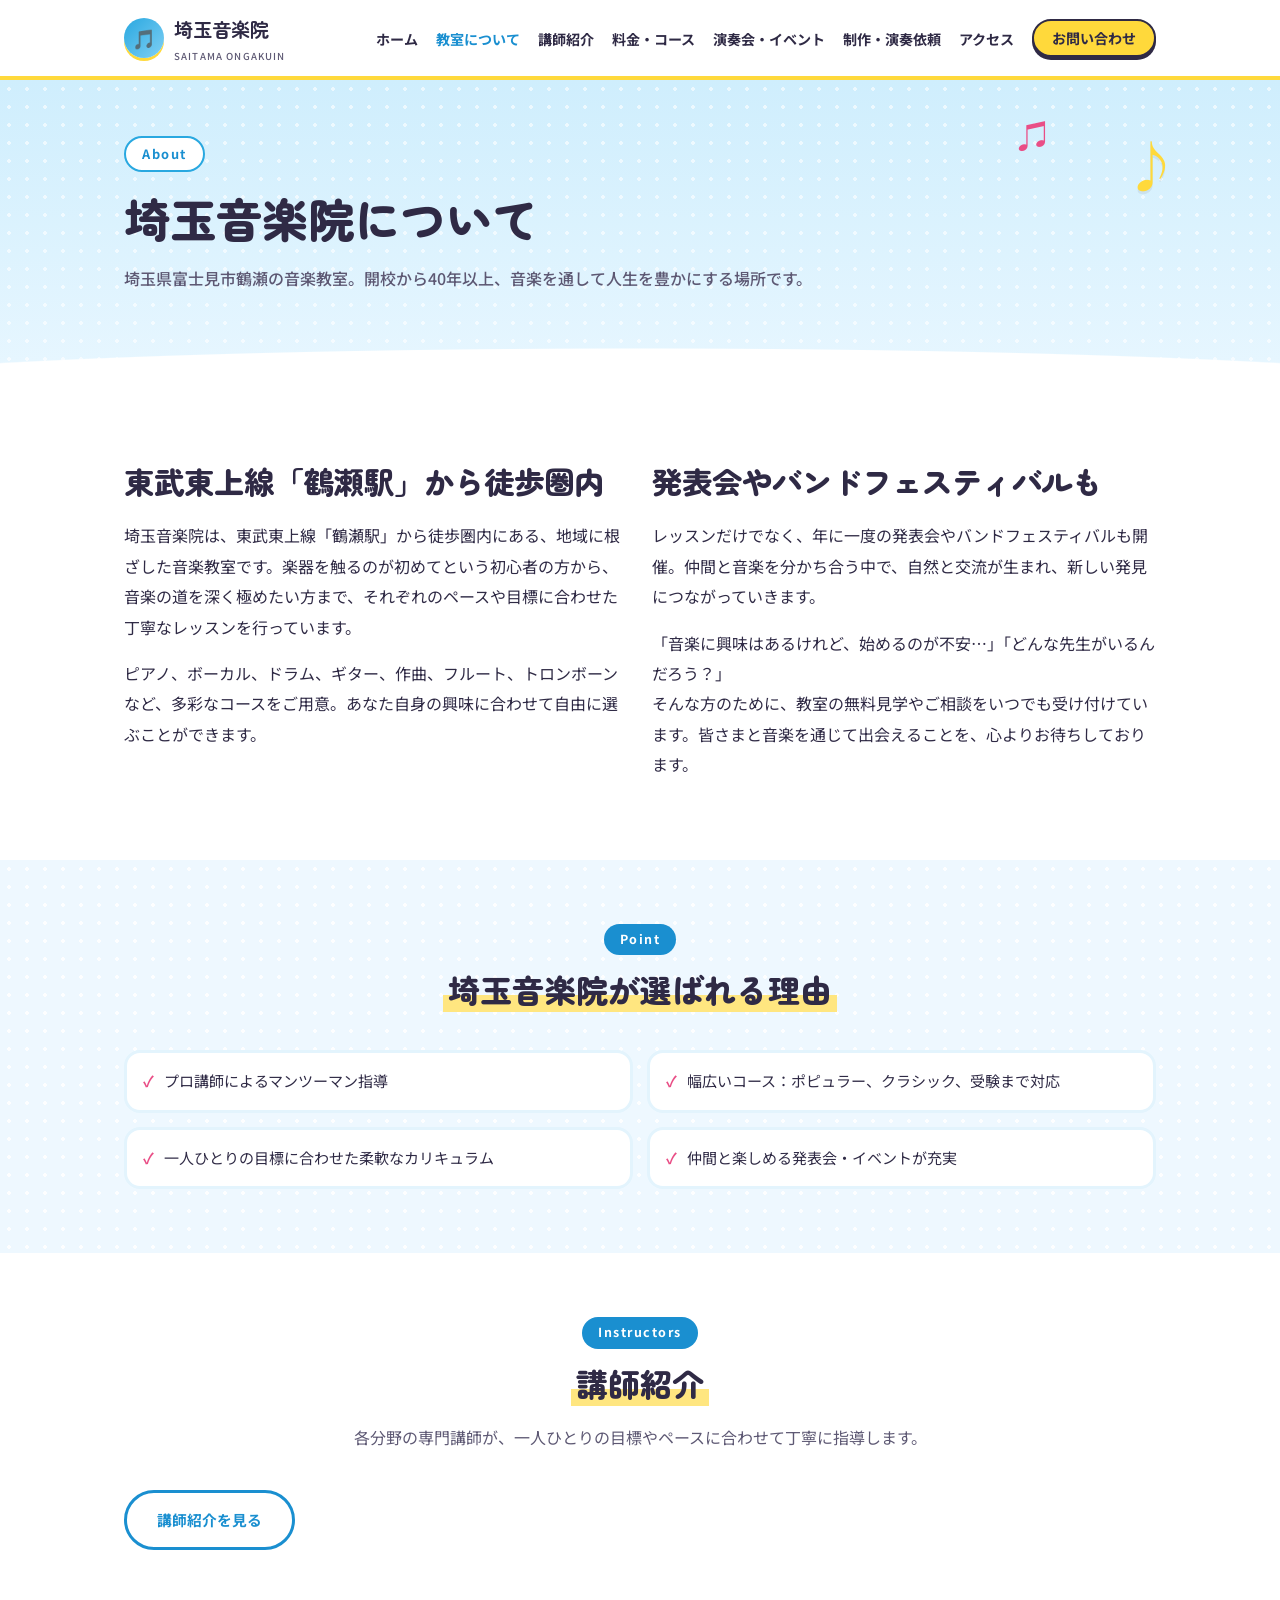
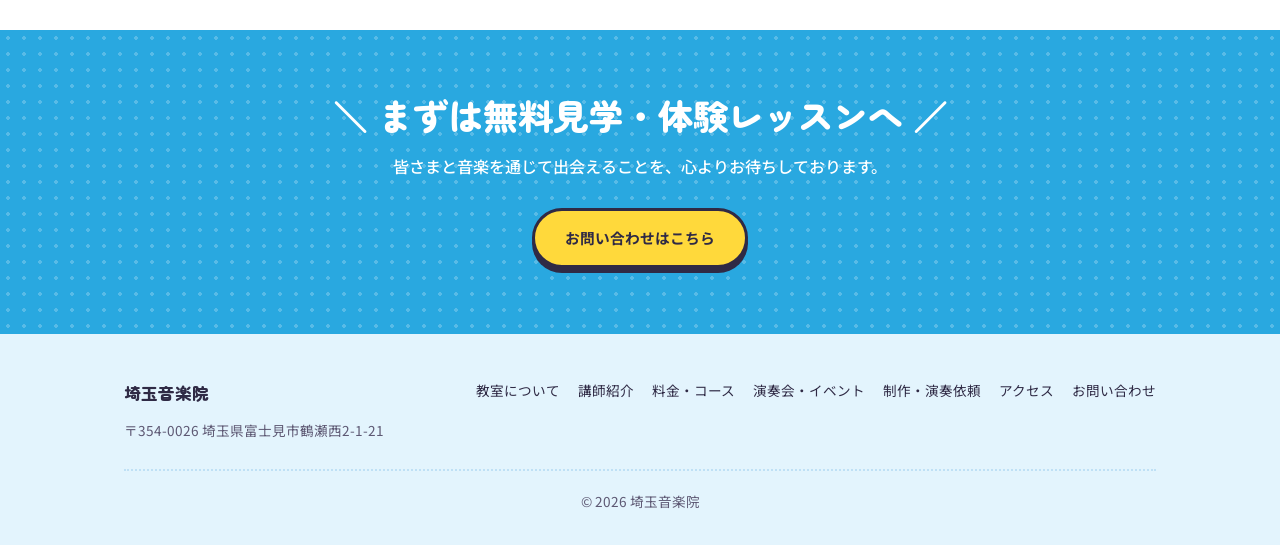
<file: about.html>
<!DOCTYPE html>
<html lang="ja">
<head>
<meta charset="UTF-8">
<meta name="viewport" content="width=device-width, initial-scale=1.0">
<title>教室について | 埼玉音楽院</title>
<meta name="description" content="埼玉県富士見市鶴瀬の音楽教室、埼玉音楽院について。開校40年以上、地域に根ざした音楽教室です。">
<link rel="canonical" href="https://saitamaongakuin.com/about.html">
<meta property="og:type" content="website">
<meta property="og:site_name" content="埼玉音楽院">
<meta property="og:locale" content="ja_JP">
<meta property="og:title" content="教室について | 埼玉音楽院">
<meta property="og:description" content="埼玉県富士見市鶴瀬の音楽教室、埼玉音楽院について。開校40年以上、地域に根ざした音楽教室です。">
<meta property="og:url" content="https://saitamaongakuin.com/about.html">
<meta name="twitter:card" content="summary">
<link rel="preconnect" href="https://fonts.googleapis.com">
<link rel="preconnect" href="https://fonts.gstatic.com" crossorigin>
<link href="https://fonts.googleapis.com/css2?family=Noto+Sans+JP:wght@400;500;600;700&family=Zen+Maru+Gothic:wght@500;700;900&display=swap" rel="stylesheet">
<link rel="stylesheet" href="styles.css">
<link rel="stylesheet" href="bright.css">
</head>
<body>

<header class="site-header">
  <div class="container">
    <a href="index.html" class="brand">
      <span class="mark">🎵</span>
      <span>埼玉音楽院<span class="sub">SAITAMA ONGAKUIN</span></span>
    </a>
    <button class="nav-toggle" aria-label="メニュー"><span></span></button>
    <nav class="main-nav">
      <ul>
        <li><a href="index.html">ホーム</a></li>
        <li><a href="about.html" class="active">教室について</a></li>
        <li><a href="instructors.html">講師紹介</a></li>
        <li><a href="courses.html">料金・コース</a></li>
        <li><a href="events.html">演奏会・イベント</a></li>
        <li><a href="commission.html">制作・演奏依頼</a></li>
        <li><a href="access.html">アクセス</a></li>
        <li><a href="contact.html" class="cta">お問い合わせ</a></li>
      </ul>
    </nav>
  </div>
</header>

<div class="page-hero">
  <div class="container">
    <span class="eyebrow">About</span>
    <h1>埼玉音楽院について</h1>
    <p class="lead">埼玉県富士見市鶴瀬の音楽教室。開校から40年以上、音楽を通して人生を豊かにする場所です。</p>
  </div>
</div>

<section>
  <div class="container">
    <div class="grid grid-2" style="align-items:start;">
      <div>
        <h2>東武東上線「鶴瀬駅」から徒歩圏内</h2>
        <p>埼玉音楽院は、東武東上線「鶴瀬駅」から徒歩圏内にある、地域に根ざした音楽教室です。楽器を触るのが初めてという初心者の方から、音楽の道を深く極めたい方まで、それぞれのペースや目標に合わせた丁寧なレッスンを行っています。</p>
        <p>ピアノ、ボーカル、ドラム、ギター、作曲、フルート、トロンボーンなど、多彩なコースをご用意。あなた自身の興味に合わせて自由に選ぶことができます。</p>
      </div>
      <div>
        <h2>発表会やバンドフェスティバルも</h2>
        <p>レッスンだけでなく、年に一度の発表会やバンドフェスティバルも開催。仲間と音楽を分かち合う中で、自然と交流が生まれ、新しい発見につながっていきます。</p>
        <p>「音楽に興味はあるけれど、始めるのが不安…」「どんな先生がいるんだろう？」<br>そんな方のために、教室の無料見学やご相談をいつでも受け付けています。皆さまと音楽を通じて出会えることを、心よりお待ちしております。</p>
      </div>
    </div>
  </div>
</section>

<section class="alt">
  <div class="container">
    <div class="section-title">
      <span class="tag">Point</span>
      <h2>埼玉音楽院が選ばれる理由</h2>
    </div>
    <ul class="feature-list">
      <li><span class="check">✓</span>プロ講師によるマンツーマン指導</li>
      <li><span class="check">✓</span>幅広いコース：ポピュラー、クラシック、受験まで対応</li>
      <li><span class="check">✓</span>一人ひとりの目標に合わせた柔軟なカリキュラム</li>
      <li><span class="check">✓</span>仲間と楽しめる発表会・イベントが充実</li>
    </ul>
  </div>
</section>

<section>
  <div class="container">
    <div class="section-title">
      <span class="tag">Instructors</span>
      <h2>講師紹介</h2>
      <p class="desc">各分野の専門講師が、一人ひとりの目標やペースに合わせて丁寧に指導します。</p>
    </div>
    <p><a href="instructors.html" class="btn">講師紹介を見る</a></p>
  </div>
</section>

<div class="cta-band">
  <div class="container">
    <h2>まずは無料見学・体験レッスンへ</h2>
    <p>皆さまと音楽を通じて出会えることを、心よりお待ちしております。</p>
    <a href="contact.html" class="btn solid">お問い合わせはこちら</a>
  </div>
</div>

<footer class="site-footer">
  <div class="container">
    <div class="foot-grid">
      <div>
        <div class="foot-brand">埼玉音楽院</div>
        <div>〒354-0026 埼玉県富士見市鶴瀬西2-1-21</div>
      </div>
      <nav>
        <ul>
          <li><a href="about.html">教室について</a></li>
          <li><a href="instructors.html">講師紹介</a></li>
          <li><a href="courses.html">料金・コース</a></li>
          <li><a href="events.html">演奏会・イベント</a></li>
          <li><a href="commission.html">制作・演奏依頼</a></li>
          <li><a href="access.html">アクセス</a></li>
          <li><a href="contact.html">お問い合わせ</a></li>
        </ul>
      </nav>
    </div>
    <div class="copyright">&copy; 2026 埼玉音楽院</div>
  </div>
</footer>

<script src="script.js"></script>
</body>
</html>
</file>
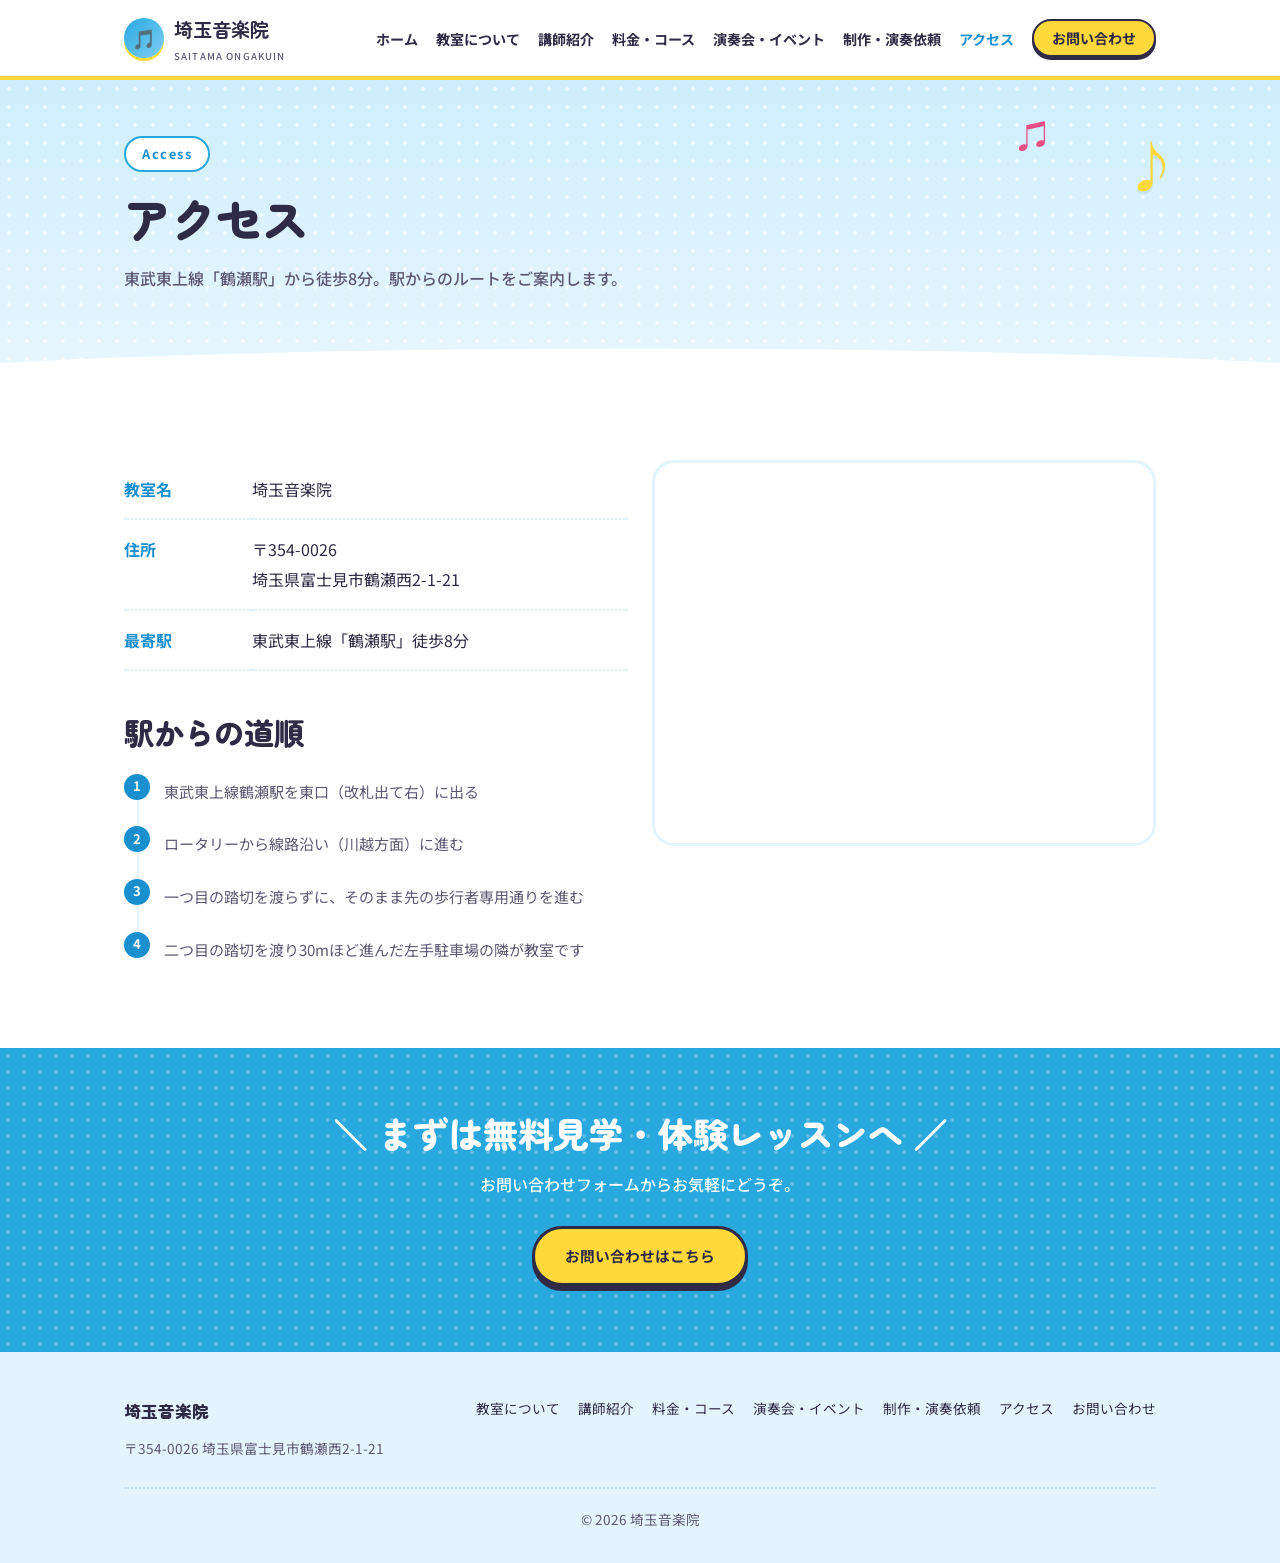
<file: access.html>
<!DOCTYPE html>
<html lang="ja">
<head>
<meta charset="UTF-8">
<meta name="viewport" content="width=device-width, initial-scale=1.0">
<title>アクセス | 埼玉音楽院</title>
<meta name="description" content="埼玉音楽院へのアクセス。〒354-0026 埼玉県富士見市鶴瀬西2-1-21。東武東上線鶴瀬駅から徒歩8分">
<link rel="canonical" href="https://saitamaongakuin.com/access.html">
<meta property="og:type" content="website">
<meta property="og:site_name" content="埼玉音楽院">
<meta property="og:locale" content="ja_JP">
<meta property="og:title" content="アクセス | 埼玉音楽院">
<meta property="og:description" content="埼玉音楽院へのアクセス。〒354-0026 埼玉県富士見市鶴瀬西2-1-21。東武東上線鶴瀬駅から徒歩8分">
<meta property="og:url" content="https://saitamaongakuin.com/access.html">
<meta name="twitter:card" content="summary">
<link rel="preconnect" href="https://fonts.googleapis.com">
<link rel="preconnect" href="https://fonts.gstatic.com" crossorigin>
<link href="https://fonts.googleapis.com/css2?family=Noto+Sans+JP:wght@400;500;600;700&family=Zen+Maru+Gothic:wght@500;700;900&display=swap" rel="stylesheet">
<link rel="stylesheet" href="styles.css">
<link rel="stylesheet" href="bright.css">
</head>
<body>

<header class="site-header">
  <div class="container">
    <a href="index.html" class="brand">
      <span class="mark">🎵</span>
      <span>埼玉音楽院<span class="sub">SAITAMA ONGAKUIN</span></span>
    </a>
    <button class="nav-toggle" aria-label="メニュー"><span></span></button>
    <nav class="main-nav">
      <ul>
        <li><a href="index.html">ホーム</a></li>
        <li><a href="about.html">教室について</a></li>
        <li><a href="instructors.html">講師紹介</a></li>
        <li><a href="courses.html">料金・コース</a></li>
        <li><a href="events.html">演奏会・イベント</a></li>
        <li><a href="commission.html">制作・演奏依頼</a></li>
        <li><a href="access.html" class="active">アクセス</a></li>
        <li><a href="contact.html" class="cta">お問い合わせ</a></li>
      </ul>
    </nav>
  </div>
</header>

<div class="page-hero">
  <div class="container">
    <span class="eyebrow">Access</span>
    <h1>アクセス</h1>
    <p class="lead">東武東上線「鶴瀬駅」から徒歩8分。駅からのルートをご案内します。</p>
  </div>
</div>

<section>
  <div class="container">
    <div class="grid grid-2" style="align-items:start;">
      <div>
        <table class="access-table">
          <tr><th>教室名</th><td>埼玉音楽院</td></tr>
          <tr><th>住所</th><td>〒354-0026<br>埼玉県富士見市鶴瀬西2-1-21</td></tr>
          <tr><th>最寄駅</th><td>東武東上線「鶴瀬駅」徒歩8分</td></tr>
        </table>

        <h2 style="margin-top:40px;">駅からの道順</h2>
        <ol class="route-steps">
          <li>東武東上線鶴瀬駅を東口（改札出て右）に出る</li>
          <li>ロータリーから線路沿い（川越方面）に進む</li>
          <li>一つ目の踏切を渡らずに、そのまま先の歩行者専用通りを進む</li>
          <li>二つ目の踏切を渡り30mほど進んだ左手駐車場の隣が教室です</li>
        </ol>
      </div>
      <div class="map-embed">
        <iframe src="https://www.google.com/maps?q=%E5%9F%BC%E7%8E%89%E7%9C%8C%E5%AF%8C%E5%A3%AB%E8%A6%8B%E5%B8%82%E9%B6%B4%E7%80%AC%E8%A5%BF2-1-21&output=embed" title="埼玉音楽院 地図" loading="lazy"></iframe>
      </div>
    </div>
  </div>
</section>

<div class="cta-band">
  <div class="container">
    <h2>まずは無料見学・体験レッスンへ</h2>
    <p>お問い合わせフォームからお気軽にどうぞ。</p>
    <a href="contact.html" class="btn solid">お問い合わせはこちら</a>
  </div>
</div>

<footer class="site-footer">
  <div class="container">
    <div class="foot-grid">
      <div>
        <div class="foot-brand">埼玉音楽院</div>
        <div>〒354-0026 埼玉県富士見市鶴瀬西2-1-21</div>
      </div>
      <nav>
        <ul>
          <li><a href="about.html">教室について</a></li>
          <li><a href="instructors.html">講師紹介</a></li>
          <li><a href="courses.html">料金・コース</a></li>
          <li><a href="events.html">演奏会・イベント</a></li>
          <li><a href="commission.html">制作・演奏依頼</a></li>
          <li><a href="access.html">アクセス</a></li>
          <li><a href="contact.html">お問い合わせ</a></li>
        </ul>
      </nav>
    </div>
    <div class="copyright">&copy; 2026 埼玉音楽院</div>
  </div>
</footer>

<script src="script.js"></script>
</body>
</html>
</file>
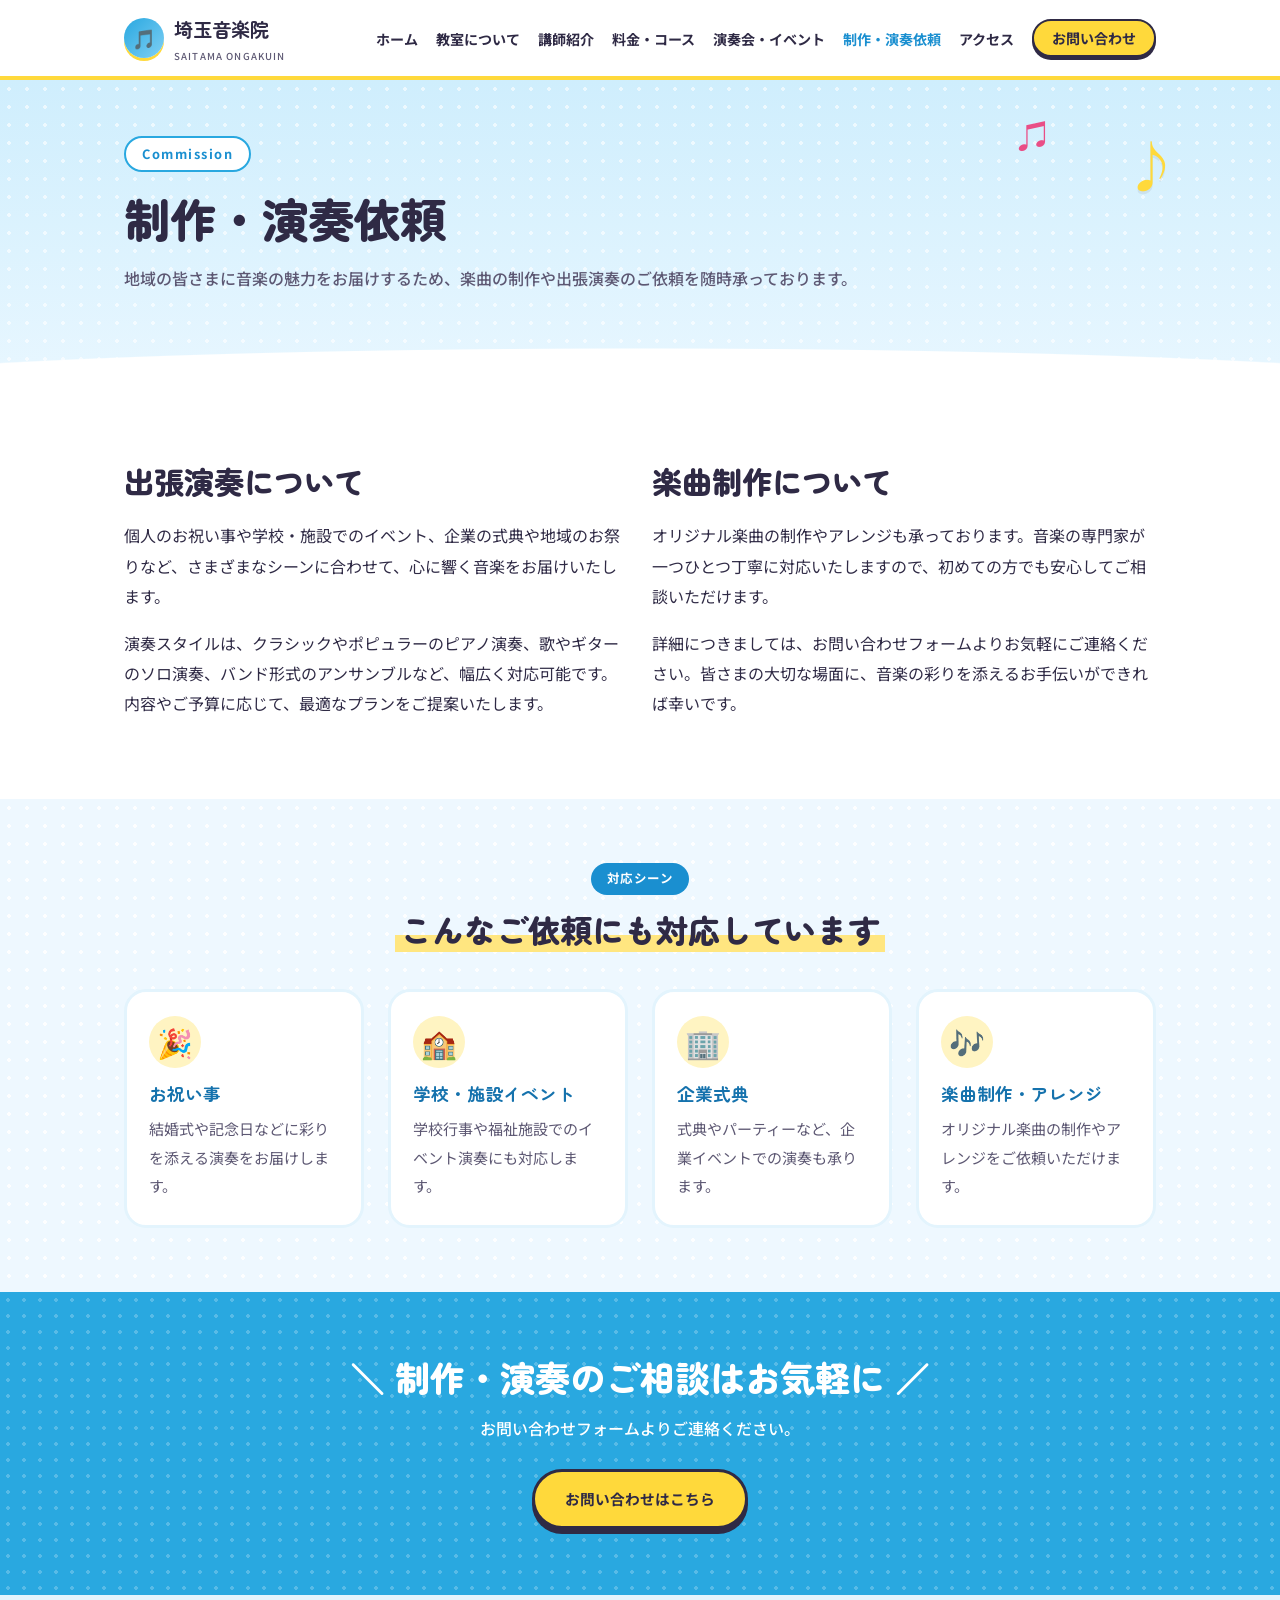
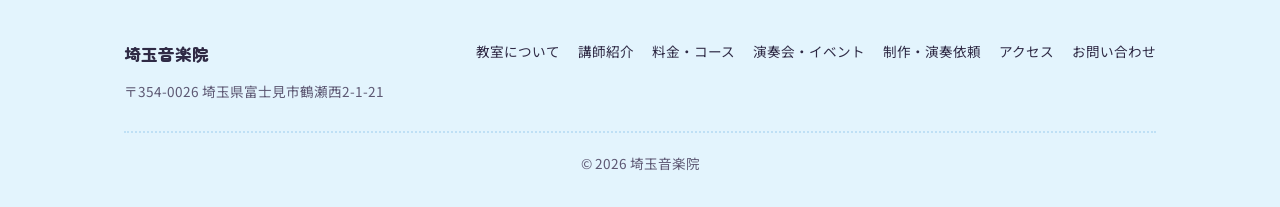
<file: commission.html>
<!DOCTYPE html>
<html lang="ja">
<head>
<meta charset="UTF-8">
<meta name="viewport" content="width=device-width, initial-scale=1.0">
<title>制作・演奏依頼 | 埼玉音楽院</title>
<meta name="description" content="埼玉音楽院では楽曲制作や出張演奏のご依頼を承っております。お祝い事、学校・施設イベント、企業式典など幅広く対応。">
<link rel="canonical" href="https://saitamaongakuin.com/commission.html">
<meta property="og:type" content="website">
<meta property="og:site_name" content="埼玉音楽院">
<meta property="og:locale" content="ja_JP">
<meta property="og:title" content="制作・演奏依頼 | 埼玉音楽院">
<meta property="og:description" content="埼玉音楽院では楽曲制作や出張演奏のご依頼を承っております。お祝い事、学校・施設イベント、企業式典など幅広く対応。">
<meta property="og:url" content="https://saitamaongakuin.com/commission.html">
<meta name="twitter:card" content="summary">
<link rel="preconnect" href="https://fonts.googleapis.com">
<link rel="preconnect" href="https://fonts.gstatic.com" crossorigin>
<link href="https://fonts.googleapis.com/css2?family=Noto+Sans+JP:wght@400;500;600;700&family=Zen+Maru+Gothic:wght@500;700;900&display=swap" rel="stylesheet">
<link rel="stylesheet" href="styles.css">
<link rel="stylesheet" href="bright.css">
</head>
<body>

<header class="site-header">
  <div class="container">
    <a href="index.html" class="brand">
      <span class="mark">🎵</span>
      <span>埼玉音楽院<span class="sub">SAITAMA ONGAKUIN</span></span>
    </a>
    <button class="nav-toggle" aria-label="メニュー"><span></span></button>
    <nav class="main-nav">
      <ul>
        <li><a href="index.html">ホーム</a></li>
        <li><a href="about.html">教室について</a></li>
        <li><a href="instructors.html">講師紹介</a></li>
        <li><a href="courses.html">料金・コース</a></li>
        <li><a href="events.html">演奏会・イベント</a></li>
        <li><a href="commission.html" class="active">制作・演奏依頼</a></li>
        <li><a href="access.html">アクセス</a></li>
        <li><a href="contact.html" class="cta">お問い合わせ</a></li>
      </ul>
    </nav>
  </div>
</header>

<div class="page-hero">
  <div class="container">
    <span class="eyebrow">Commission</span>
    <h1>制作・演奏依頼</h1>
    <p class="lead">地域の皆さまに音楽の魅力をお届けするため、楽曲の制作や出張演奏のご依頼を随時承っております。</p>
  </div>
</div>

<section>
  <div class="container">
    <div class="grid grid-2" style="align-items:start;">
      <div>
        <h2>出張演奏について</h2>
        <p>個人のお祝い事や学校・施設でのイベント、企業の式典や地域のお祭りなど、さまざまなシーンに合わせて、心に響く音楽をお届けいたします。</p>
        <p>演奏スタイルは、クラシックやポピュラーのピアノ演奏、歌やギターのソロ演奏、バンド形式のアンサンブルなど、幅広く対応可能です。内容やご予算に応じて、最適なプランをご提案いたします。</p>
      </div>
      <div>
        <h2>楽曲制作について</h2>
        <p>オリジナル楽曲の制作やアレンジも承っております。音楽の専門家が一つひとつ丁寧に対応いたしますので、初めての方でも安心してご相談いただけます。</p>
        <p>詳細につきましては、お問い合わせフォームよりお気軽にご連絡ください。皆さまの大切な場面に、音楽の彩りを添えるお手伝いができれば幸いです。</p>
      </div>
    </div>
  </div>
</section>

<section class="alt">
  <div class="container">
    <div class="section-title">
      <span class="tag">対応シーン</span>
      <h2>こんなご依頼にも対応しています</h2>
    </div>
    <div class="grid grid-4">
      <div class="card"><div class="card-body"><span class="icon">🎉</span><h3>お祝い事</h3><p>結婚式や記念日などに彩りを添える演奏をお届けします。</p></div></div>
      <div class="card"><div class="card-body"><span class="icon">🏫</span><h3>学校・施設イベント</h3><p>学校行事や福祉施設でのイベント演奏にも対応します。</p></div></div>
      <div class="card"><div class="card-body"><span class="icon">🏢</span><h3>企業式典</h3><p>式典やパーティーなど、企業イベントでの演奏も承ります。</p></div></div>
      <div class="card"><div class="card-body"><span class="icon">🎶</span><h3>楽曲制作・アレンジ</h3><p>オリジナル楽曲の制作やアレンジをご依頼いただけます。</p></div></div>
    </div>
  </div>
</section>

<div class="cta-band">
  <div class="container">
    <h2>制作・演奏のご相談はお気軽に</h2>
    <p>お問い合わせフォームよりご連絡ください。</p>
    <a href="contact.html" class="btn solid">お問い合わせはこちら</a>
  </div>
</div>

<footer class="site-footer">
  <div class="container">
    <div class="foot-grid">
      <div>
        <div class="foot-brand">埼玉音楽院</div>
        <div>〒354-0026 埼玉県富士見市鶴瀬西2-1-21</div>
      </div>
      <nav>
        <ul>
          <li><a href="about.html">教室について</a></li>
          <li><a href="instructors.html">講師紹介</a></li>
          <li><a href="courses.html">料金・コース</a></li>
          <li><a href="events.html">演奏会・イベント</a></li>
          <li><a href="commission.html">制作・演奏依頼</a></li>
          <li><a href="access.html">アクセス</a></li>
          <li><a href="contact.html">お問い合わせ</a></li>
        </ul>
      </nav>
    </div>
    <div class="copyright">&copy; 2026 埼玉音楽院</div>
  </div>
</footer>

<script src="script.js"></script>
</body>
</html>
</file>
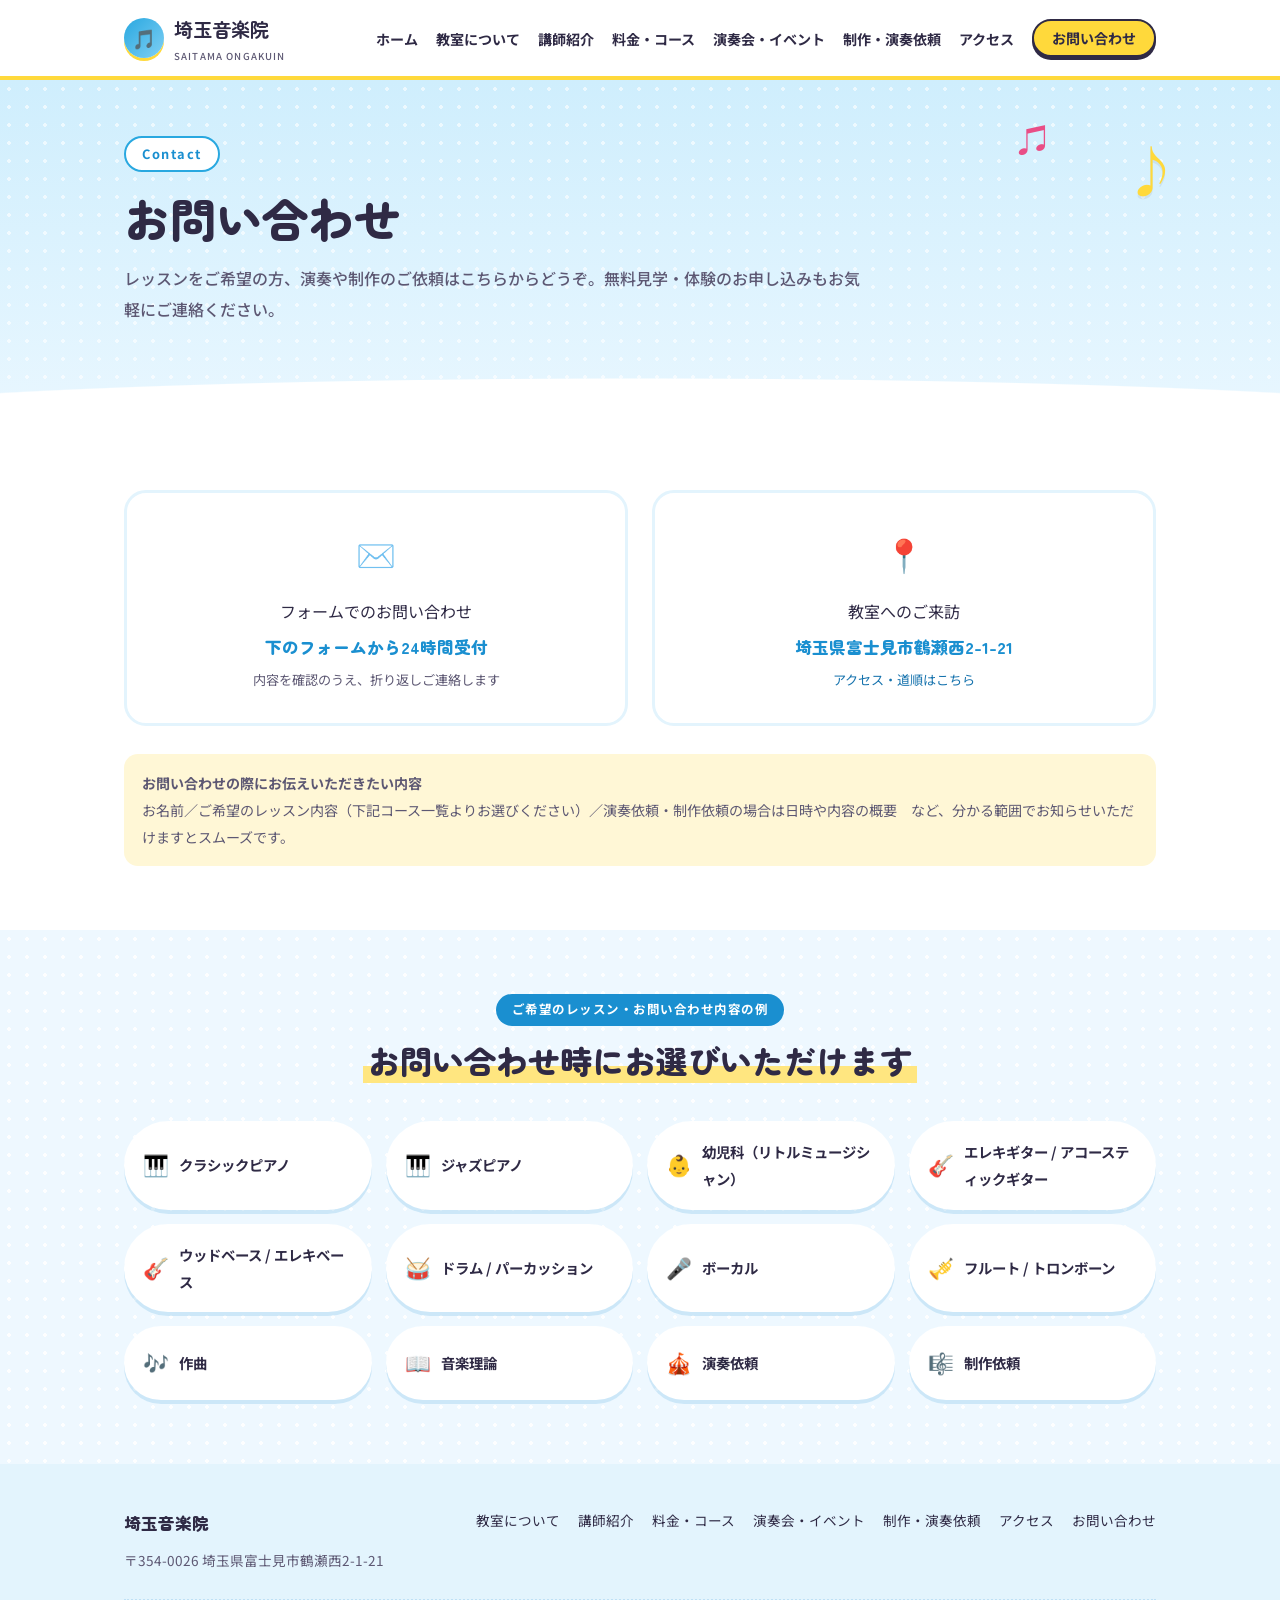
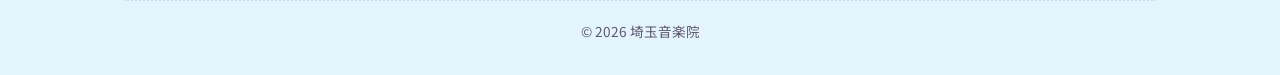
<file: contact.html>
<!DOCTYPE html>
<html lang="ja">
<head>
<meta charset="UTF-8">
<meta name="viewport" content="width=device-width, initial-scale=1.0">
<title>お問い合わせ | 埼玉音楽院</title>
<meta name="description" content="埼玉音楽院へのお問い合わせ。レッスンのご希望、演奏・制作のご依頼はフォームからお気軽にどうぞ。">
<link rel="canonical" href="https://saitamaongakuin.com/contact.html">
<meta property="og:type" content="website">
<meta property="og:site_name" content="埼玉音楽院">
<meta property="og:locale" content="ja_JP">
<meta property="og:title" content="お問い合わせ | 埼玉音楽院">
<meta property="og:description" content="埼玉音楽院へのお問い合わせ。レッスンのご希望、演奏・制作のご依頼はフォームからお気軽にどうぞ。">
<meta property="og:url" content="https://saitamaongakuin.com/contact.html">
<meta name="twitter:card" content="summary">
<link rel="preconnect" href="https://fonts.googleapis.com">
<link rel="preconnect" href="https://fonts.gstatic.com" crossorigin>
<link href="https://fonts.googleapis.com/css2?family=Noto+Sans+JP:wght@400;500;600;700&family=Zen+Maru+Gothic:wght@500;700;900&display=swap" rel="stylesheet">
<link rel="stylesheet" href="styles.css">
<link rel="stylesheet" href="bright.css">
</head>
<body>

<header class="site-header">
  <div class="container">
    <a href="index.html" class="brand">
      <span class="mark">🎵</span>
      <span>埼玉音楽院<span class="sub">SAITAMA ONGAKUIN</span></span>
    </a>
    <button class="nav-toggle" aria-label="メニュー"><span></span></button>
    <nav class="main-nav">
      <ul>
        <li><a href="index.html">ホーム</a></li>
        <li><a href="about.html">教室について</a></li>
        <li><a href="instructors.html">講師紹介</a></li>
        <li><a href="courses.html">料金・コース</a></li>
        <li><a href="events.html">演奏会・イベント</a></li>
        <li><a href="commission.html">制作・演奏依頼</a></li>
        <li><a href="access.html">アクセス</a></li>
        <li><a href="contact.html" class="cta active">お問い合わせ</a></li>
      </ul>
    </nav>
  </div>
</header>

<div class="page-hero">
  <div class="container">
    <span class="eyebrow">Contact</span>
    <h1>お問い合わせ</h1>
    <p class="lead">レッスンをご希望の方、演奏や制作のご依頼はこちらからどうぞ。無料見学・体験のお申し込みもお気軽にご連絡ください。</p>
  </div>
</div>

<section>
  <div class="container">
    <div class="contact-cards">
      <div class="contact-card">
        <div class="icon">✉️</div>
        <div>フォームでのお問い合わせ</div>
        <div class="value" style="font-size:1.05rem;">下のフォームから24時間受付</div>
        <div class="hint">内容を確認のうえ、折り返しご連絡します</div>
      </div>
      <div class="contact-card">
        <div class="icon">📍</div>
        <div>教室へのご来訪</div>
        <div class="value" style="font-size:1.05rem;">埼玉県富士見市鶴瀬西2-1-21</div>
        <div class="hint"><a href="access.html">アクセス・道順はこちら</a></div>
      </div>
    </div>

    <div class="contact-note">
      <strong>お問い合わせの際にお伝えいただきたい内容</strong><br>
      お名前／ご希望のレッスン内容（下記コース一覧よりお選びください）／演奏依頼・制作依頼の場合は日時や内容の概要　など、分かる範囲でお知らせいただけますとスムーズです。
    </div>
  </div>
</section>

<section class="alt">
  <div class="container">
    <div class="section-title">
      <span class="tag">ご希望のレッスン・お問い合わせ内容の例</span>
      <h2>お問い合わせ時にお選びいただけます</h2>
    </div>
    <div class="instrument-grid">
      <div class="instrument-chip"><span class="emoji">🎹</span>クラシックピアノ</div>
      <div class="instrument-chip"><span class="emoji">🎹</span>ジャズピアノ</div>
      <div class="instrument-chip"><span class="emoji">👶</span>幼児科（リトルミュージシャン）</div>
      <div class="instrument-chip"><span class="emoji">🎸</span>エレキギター / アコースティックギター</div>
      <div class="instrument-chip"><span class="emoji">🎸</span>ウッドベース / エレキベース</div>
      <div class="instrument-chip"><span class="emoji">🥁</span>ドラム / パーカッション</div>
      <div class="instrument-chip"><span class="emoji">🎤</span>ボーカル</div>
      <div class="instrument-chip"><span class="emoji">🎺</span>フルート / トロンボーン</div>
      <div class="instrument-chip"><span class="emoji">🎶</span>作曲</div>
      <div class="instrument-chip"><span class="emoji">📖</span>音楽理論</div>
      <div class="instrument-chip"><span class="emoji">🎪</span>演奏依頼</div>
      <div class="instrument-chip"><span class="emoji">🎼</span>制作依頼</div>
    </div>
  </div>
</section>

<footer class="site-footer">
  <div class="container">
    <div class="foot-grid">
      <div>
        <div class="foot-brand">埼玉音楽院</div>
        <div>〒354-0026 埼玉県富士見市鶴瀬西2-1-21</div>
      </div>
      <nav>
        <ul>
          <li><a href="about.html">教室について</a></li>
          <li><a href="instructors.html">講師紹介</a></li>
          <li><a href="courses.html">料金・コース</a></li>
          <li><a href="events.html">演奏会・イベント</a></li>
          <li><a href="commission.html">制作・演奏依頼</a></li>
          <li><a href="access.html">アクセス</a></li>
          <li><a href="contact.html">お問い合わせ</a></li>
        </ul>
      </nav>
    </div>
    <div class="copyright">&copy; 2026 埼玉音楽院</div>
  </div>
</footer>

<script src="script.js"></script>
</body>
</html>
</file>
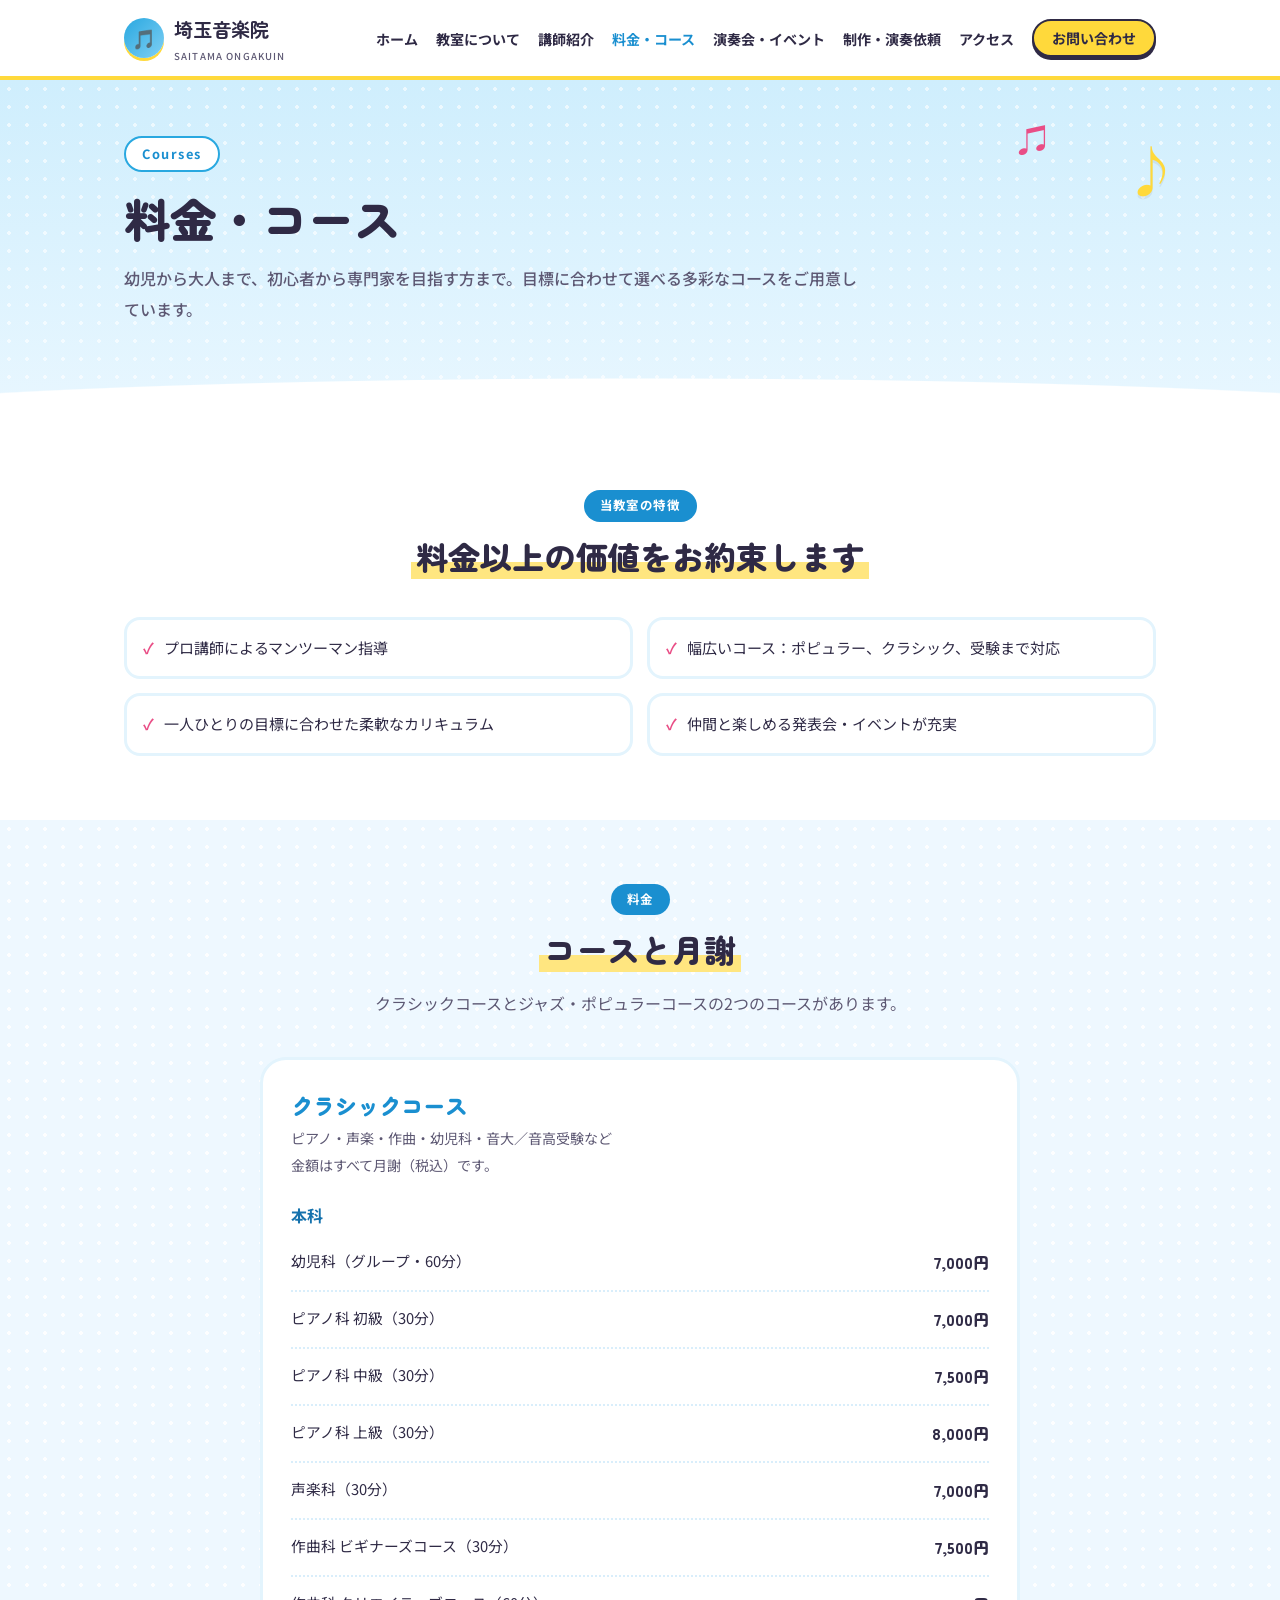
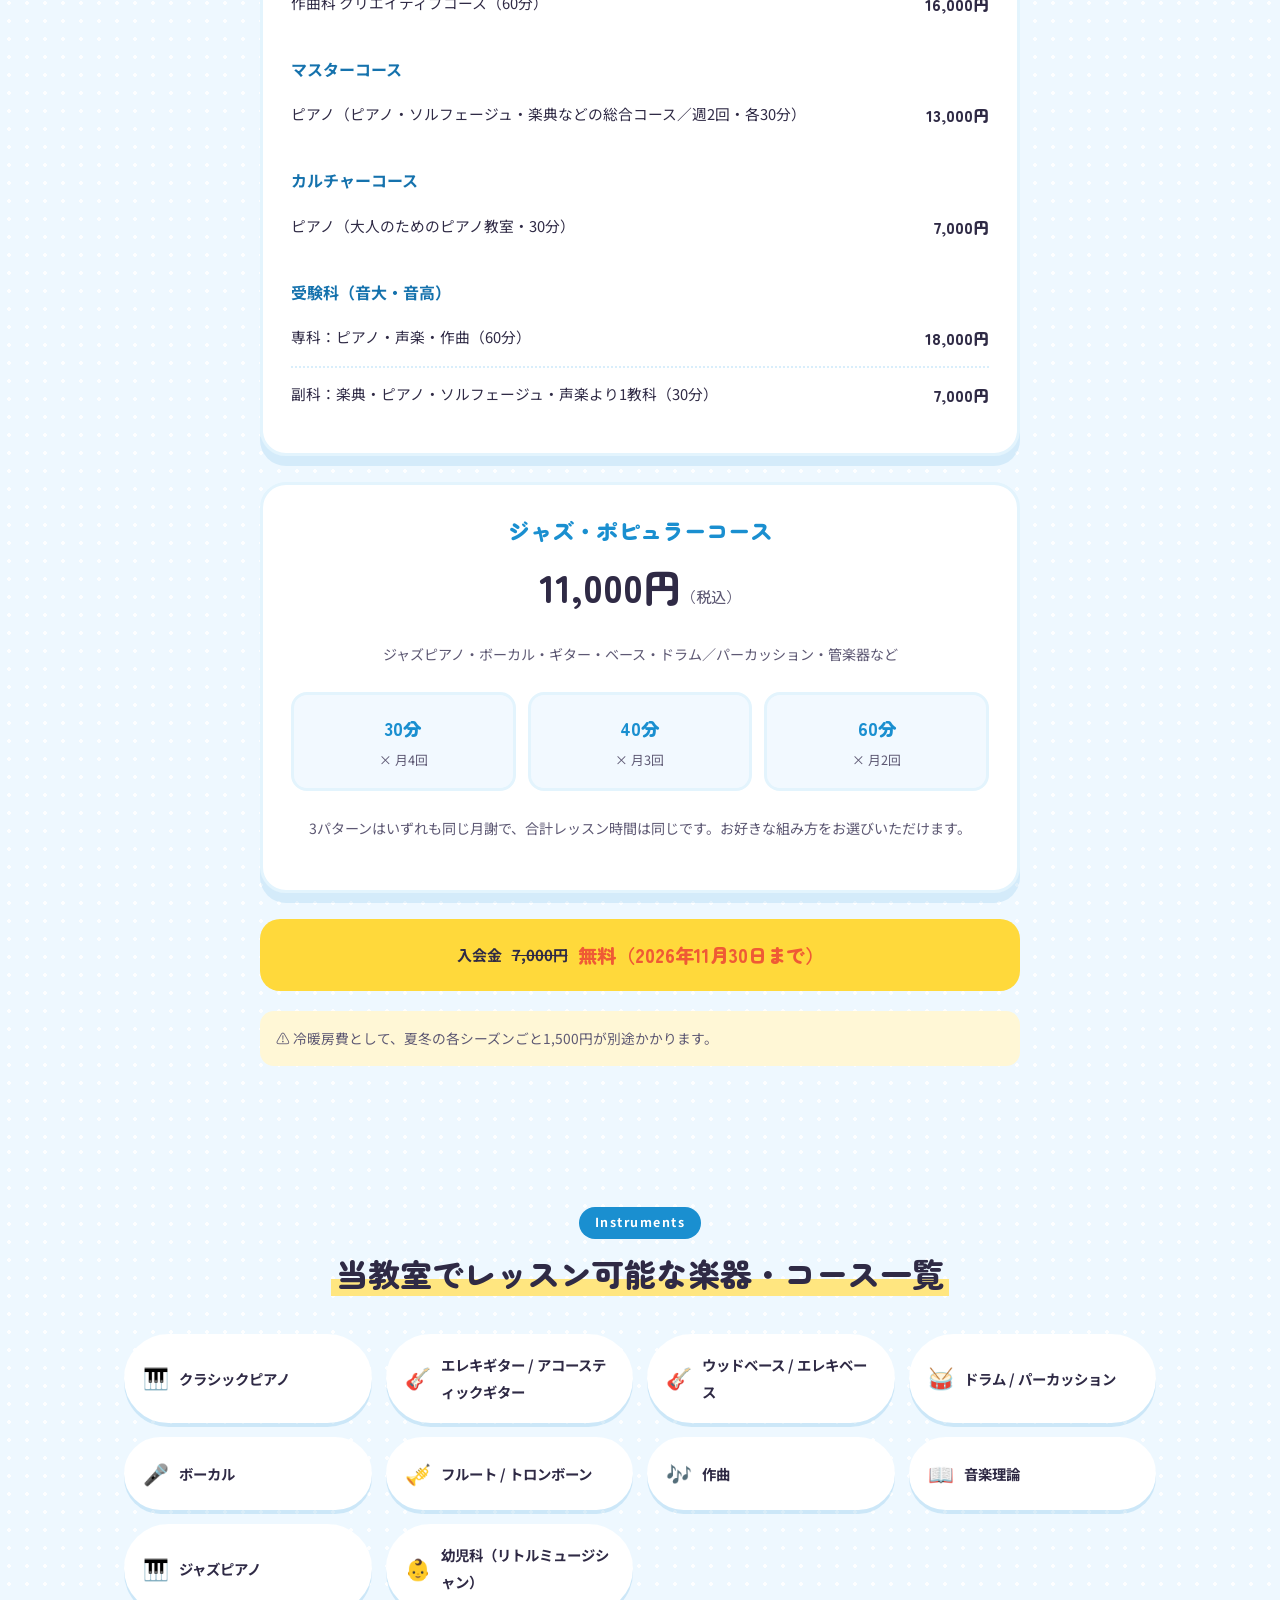
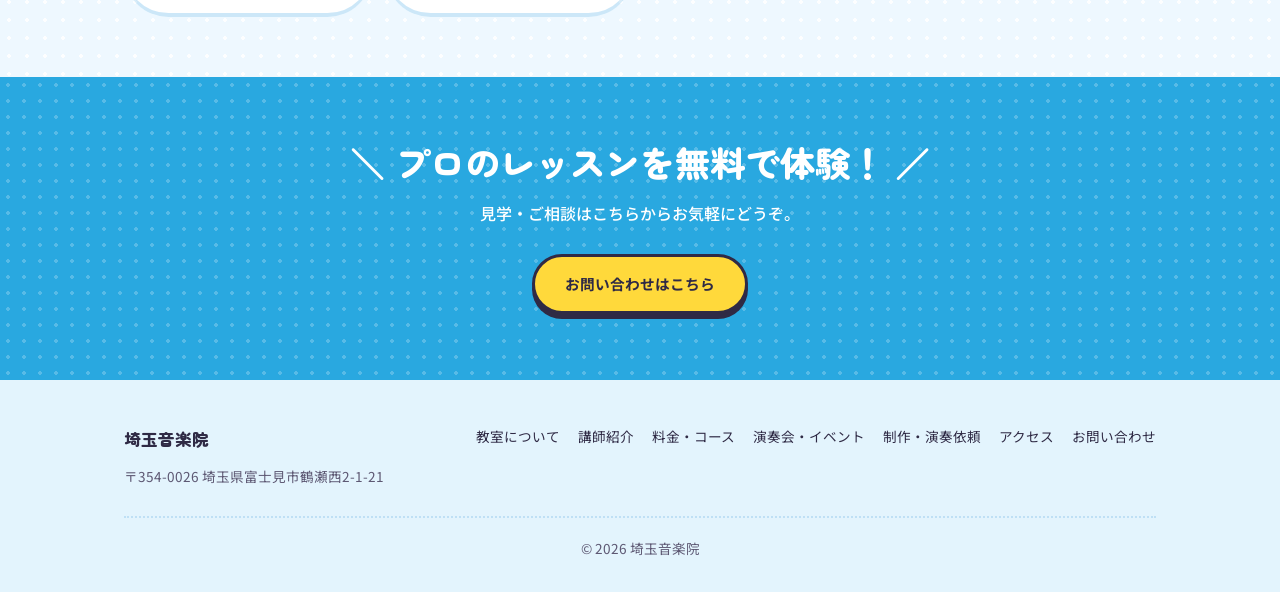
<file: courses.html>
<!DOCTYPE html>
<html lang="ja">
<head>
<meta charset="UTF-8">
<meta name="viewport" content="width=device-width, initial-scale=1.0">
<title>料金・コース | 埼玉音楽院</title>
<meta name="description" content="埼玉音楽院の料金・コース案内。クラシックコース（ピアノ・声楽・作曲・幼児科・音大受験など）は7,000円〜、ジャズ・ポピュラーコース（ジャズピアノ・ボーカル・ギター・ベース・ドラム・管楽器など）は月謝11,000円。">
<link rel="canonical" href="https://saitamaongakuin.com/courses.html">
<meta property="og:type" content="website">
<meta property="og:site_name" content="埼玉音楽院">
<meta property="og:locale" content="ja_JP">
<meta property="og:title" content="料金・コース | 埼玉音楽院">
<meta property="og:description" content="埼玉音楽院の料金・コース案内。クラシックコース（ピアノ・声楽・作曲・幼児科・音大受験など）は7,000円〜、ジャズ・ポピュラーコース（ジャズピアノ・ボーカル・ギター・ベース・ドラム・管楽器など）は月謝11,000円。">
<meta property="og:url" content="https://saitamaongakuin.com/courses.html">
<meta name="twitter:card" content="summary">
<link rel="preconnect" href="https://fonts.googleapis.com">
<link rel="preconnect" href="https://fonts.gstatic.com" crossorigin>
<link href="https://fonts.googleapis.com/css2?family=Noto+Sans+JP:wght@400;500;600;700&family=Zen+Maru+Gothic:wght@500;700;900&display=swap" rel="stylesheet">
<link rel="stylesheet" href="styles.css">
<link rel="stylesheet" href="bright.css">
</head>
<body>

<header class="site-header">
  <div class="container">
    <a href="index.html" class="brand">
      <span class="mark">🎵</span>
      <span>埼玉音楽院<span class="sub">SAITAMA ONGAKUIN</span></span>
    </a>
    <button class="nav-toggle" aria-label="メニュー"><span></span></button>
    <nav class="main-nav">
      <ul>
        <li><a href="index.html">ホーム</a></li>
        <li><a href="about.html">教室について</a></li>
        <li><a href="instructors.html">講師紹介</a></li>
        <li><a href="courses.html" class="active">料金・コース</a></li>
        <li><a href="events.html">演奏会・イベント</a></li>
        <li><a href="commission.html">制作・演奏依頼</a></li>
        <li><a href="access.html">アクセス</a></li>
        <li><a href="contact.html" class="cta">お問い合わせ</a></li>
      </ul>
    </nav>
  </div>
</header>

<div class="page-hero">
  <div class="container">
    <span class="eyebrow">Courses</span>
    <h1>料金・コース</h1>
    <p class="lead">幼児から大人まで、初心者から専門家を目指す方まで。目標に合わせて選べる多彩なコースをご用意しています。</p>
  </div>
</div>

<section>
  <div class="container">
    <div class="section-title">
      <span class="tag">当教室の特徴</span>
      <h2>料金以上の価値をお約束します</h2>
    </div>
    <ul class="feature-list">
      <li><span class="check">✓</span>プロ講師によるマンツーマン指導</li>
      <li><span class="check">✓</span>幅広いコース：ポピュラー、クラシック、受験まで対応</li>
      <li><span class="check">✓</span>一人ひとりの目標に合わせた柔軟なカリキュラム</li>
      <li><span class="check">✓</span>仲間と楽しめる発表会・イベントが充実</li>
    </ul>
  </div>
</section>

<section class="alt">
  <div class="container">
    <div class="section-title">
      <span class="tag">料金</span>
      <h2>コースと月謝</h2>
      <p class="desc">クラシックコースとジャズ・ポピュラーコースの2つのコースがあります。</p>
    </div>
    <div class="pricing-cards" style="grid-template-columns:1fr; max-width:760px; margin:0 auto;">
      <div class="pricing-card">
        <h3 class="pricing-name">クラシックコース</h3>
        <p class="pricing-desc">ピアノ・声楽・作曲・幼児科・音大／音高受験など<br>金額はすべて月謝（税込）です。</p>
        <h4 style="font-size:1rem; margin:22px 0 4px; color:var(--accent-dark);">本科</h4>
        <ul class="pricing-list">
          <li><span class="name">幼児科（グループ・60分）</span><span class="price">7,000円</span></li>
          <li><span class="name">ピアノ科 初級（30分）</span><span class="price">7,000円</span></li>
          <li><span class="name">ピアノ科 中級（30分）</span><span class="price">7,500円</span></li>
          <li><span class="name">ピアノ科 上級（30分）</span><span class="price">8,000円</span></li>
          <li><span class="name">声楽科（30分）</span><span class="price">7,000円</span></li>
          <li><span class="name">作曲科 ビギナーズコース（30分）</span><span class="price">7,500円</span></li>
          <li><span class="name">作曲科 クリエイティブコース（60分）</span><span class="price">16,000円</span></li>
        </ul>
        <h4 style="font-size:1rem; margin:22px 0 4px; color:var(--accent-dark);">マスターコース</h4>
        <ul class="pricing-list">
          <li><span class="name">ピアノ（ピアノ・ソルフェージュ・楽典などの総合コース／週2回・各30分）</span><span class="price">13,000円</span></li>
        </ul>
        <h4 style="font-size:1rem; margin:22px 0 4px; color:var(--accent-dark);">カルチャーコース</h4>
        <ul class="pricing-list">
          <li><span class="name">ピアノ（大人のためのピアノ教室・30分）</span><span class="price">7,000円</span></li>
        </ul>
        <h4 style="font-size:1rem; margin:22px 0 4px; color:var(--accent-dark);">受験科（音大・音高）</h4>
        <ul class="pricing-list">
          <li><span class="name">専科：ピアノ・声楽・作曲（60分）</span><span class="price">18,000円</span></li>
          <li><span class="name">副科：楽典・ピアノ・ソルフェージュ・声楽より1教科（30分）</span><span class="price">7,000円</span></li>
        </ul>
      </div>
      <div class="pricing-card" style="text-align:center;">
        <h3 class="pricing-name">ジャズ・ポピュラーコース</h3>
        <div class="pricing-amount" style="font-size:2.4rem;">11,000円<span class="from">（税込）</span></div>
        <p class="pricing-desc">ジャズピアノ・ボーカル・ギター・ベース・ドラム／パーカッション・管楽器など</p>

        <div class="pricing-time-options">
          <div class="pricing-time-option">
            <span class="minutes">30分</span>
            <span class="times">× 月4回</span>
          </div>
          <div class="pricing-time-option">
            <span class="minutes">40分</span>
            <span class="times">× 月3回</span>
          </div>
          <div class="pricing-time-option">
            <span class="minutes">60分</span>
            <span class="times">× 月2回</span>
          </div>
        </div>
        <p class="pricing-desc" style="margin-top:12px;">3パターンはいずれも同じ月謝で、合計レッスン時間は同じです。お好きな組み方をお選びいただけます。</p>
      </div>
      <div class="pricing-enrollment">
        <span class="label">入会金</span>
        <span class="old"><s>7,000円</s></span>
        <span class="new">無料（2026年11月30日まで）</span>
      </div>
    </div>
    <p class="pricing-note" style="max-width:760px; margin-left:auto; margin-right:auto;">⚠️ 冷暖房費として、夏冬の各シーズンごと1,500円が別途かかります。</p>
  </div>
</section>

<section class="alt">
  <div class="container">
    <div class="section-title">
      <span class="tag">Instruments</span>
      <h2>当教室でレッスン可能な楽器・コース一覧</h2>
    </div>
    <div class="instrument-grid">
      <a class="instrument-chip" href="instructors.html#yokoya-motoi"><span class="emoji">🎹</span>クラシックピアノ</a>
      <a class="instrument-chip" href="instructors.html#yonekura-hisashi"><span class="emoji">🎸</span>エレキギター / アコースティックギター</a>
      <a class="instrument-chip" href="instructors.html#morita-akira"><span class="emoji">🎸</span>ウッドベース / エレキベース</a>
      <a class="instrument-chip" href="instructors.html#abe-takuya"><span class="emoji">🥁</span>ドラム / パーカッション</a>
      <a class="instrument-chip" href="instructors.html#yonekura-hisashi"><span class="emoji">🎤</span>ボーカル</a>
      <a class="instrument-chip" href="instructors.html#miyashita-momomi"><span class="emoji">🎺</span>フルート / トロンボーン</a>
      <a class="instrument-chip" href="instructors.html#yokoya-motoi"><span class="emoji">🎶</span>作曲</a>
      <a class="instrument-chip" href="instructors.html#yokoya-motoi"><span class="emoji">📖</span>音楽理論</a>
      <div class="instrument-chip"><span class="emoji">🎹</span>ジャズピアノ</div>
      <a class="instrument-chip" href="instructors.html#harada-masami"><span class="emoji">👶</span>幼児科（リトルミュージシャン）</a>
    </div>
  </div>
</section>

<div class="cta-band">
  <div class="container">
    <h2>プロのレッスンを無料で体験！</h2>
    <p>見学・ご相談はこちらからお気軽にどうぞ。</p>
    <a href="contact.html" class="btn solid">お問い合わせはこちら</a>
  </div>
</div>

<footer class="site-footer">
  <div class="container">
    <div class="foot-grid">
      <div>
        <div class="foot-brand">埼玉音楽院</div>
        <div>〒354-0026 埼玉県富士見市鶴瀬西2-1-21</div>
      </div>
      <nav>
        <ul>
          <li><a href="about.html">教室について</a></li>
          <li><a href="instructors.html">講師紹介</a></li>
          <li><a href="courses.html">料金・コース</a></li>
          <li><a href="events.html">演奏会・イベント</a></li>
          <li><a href="commission.html">制作・演奏依頼</a></li>
          <li><a href="access.html">アクセス</a></li>
          <li><a href="contact.html">お問い合わせ</a></li>
        </ul>
      </nav>
    </div>
    <div class="copyright">&copy; 2026 埼玉音楽院</div>
  </div>
</footer>

<script src="script.js"></script>
</body>
</html>
</file>
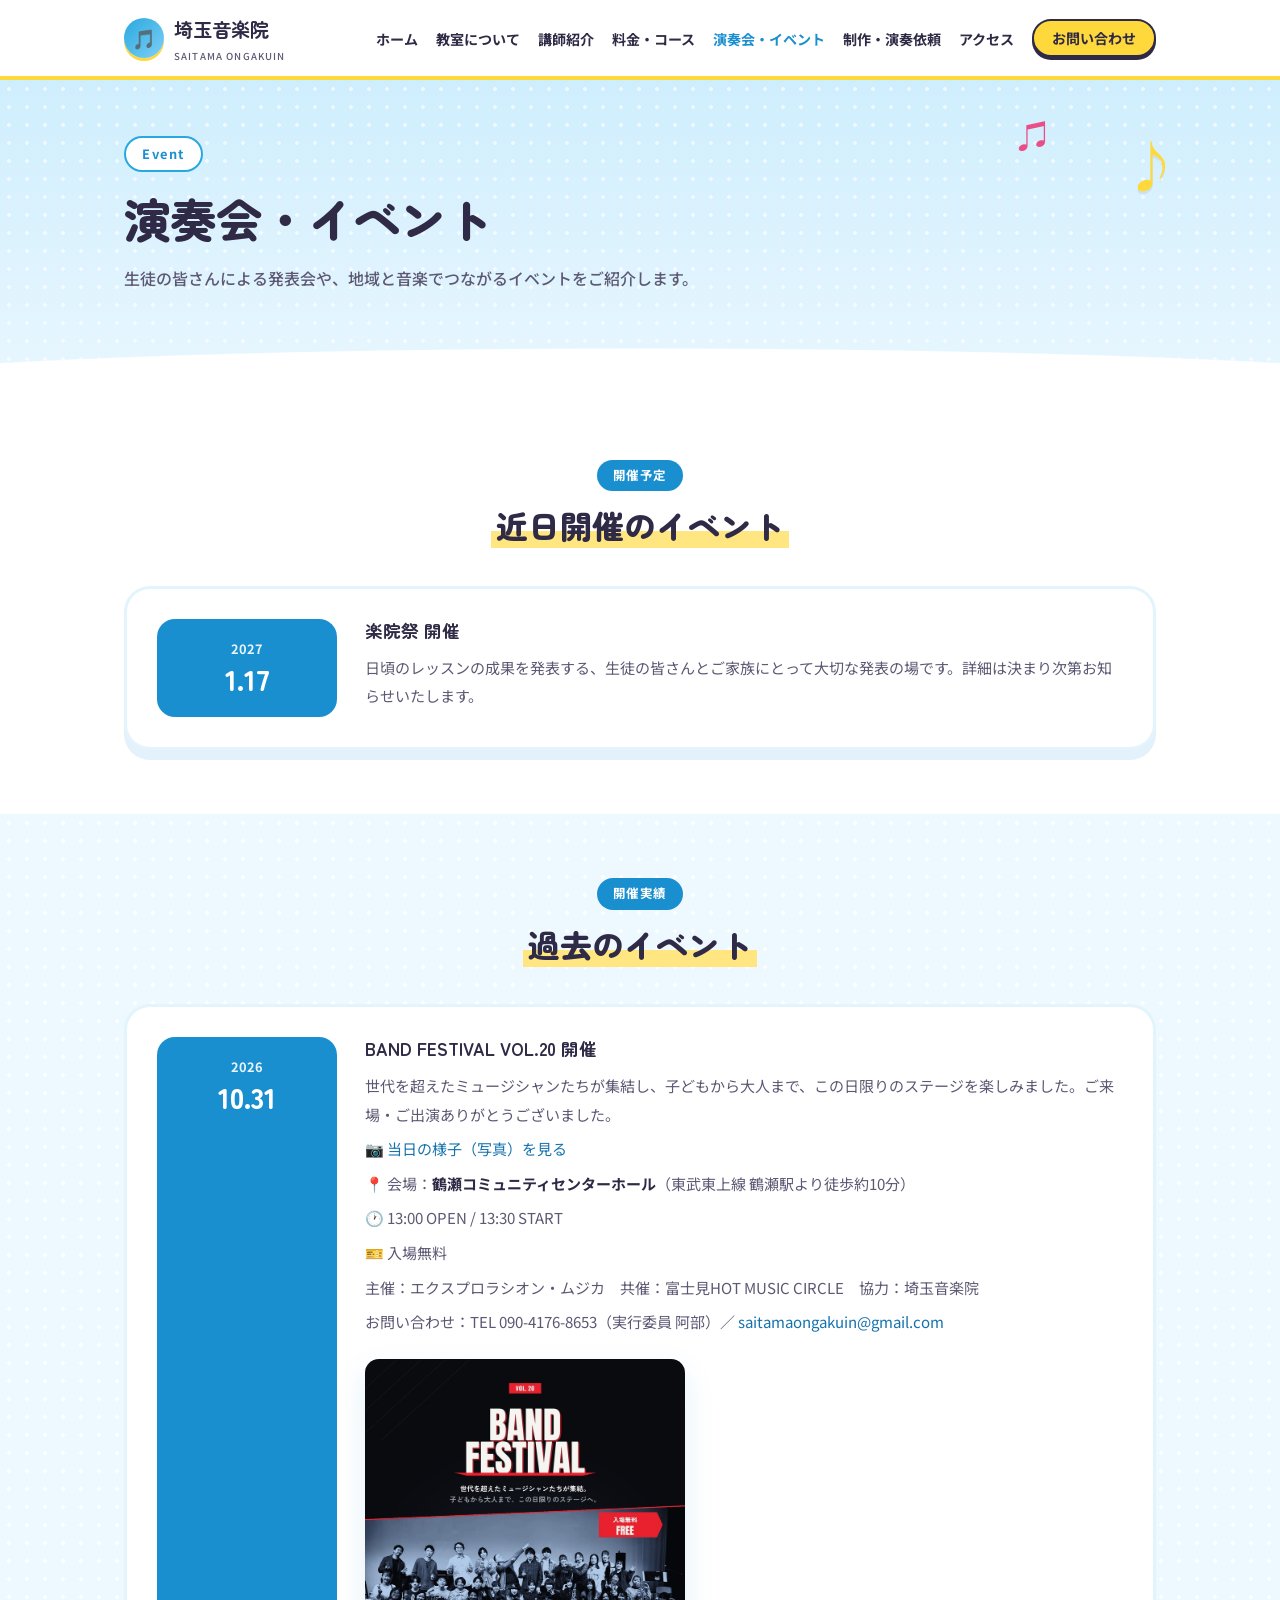
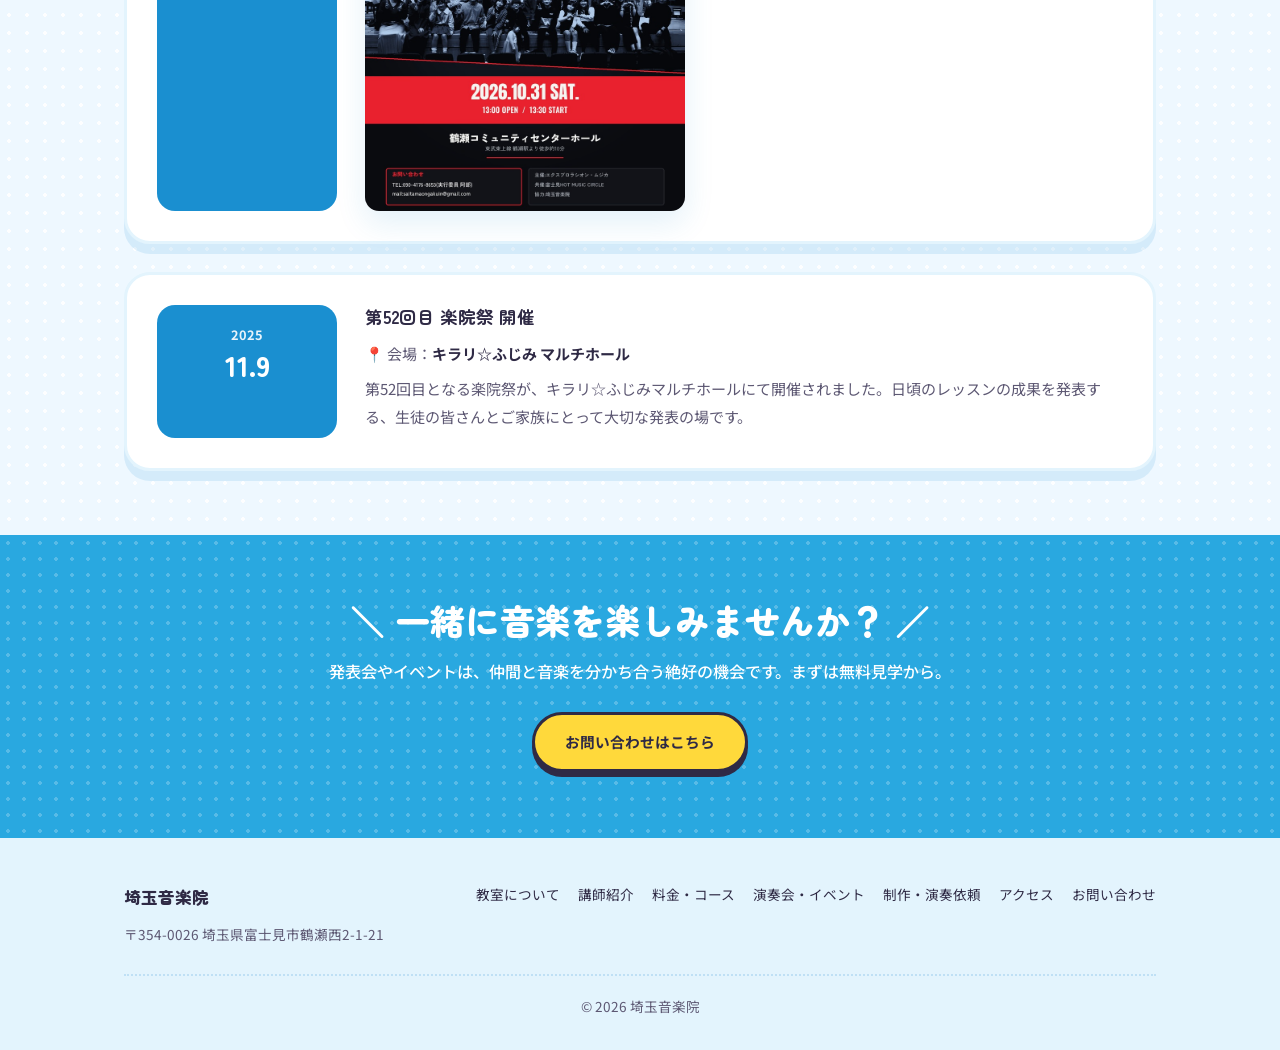
<file: events.html>
<!DOCTYPE html>
<html lang="ja">
<head>
<meta charset="UTF-8">
<meta name="viewport" content="width=device-width, initial-scale=1.0">
<title>演奏会・イベント | 埼玉音楽院</title>
<meta name="description" content="埼玉音楽院の演奏会・イベント情報。生徒の皆さんによる発表の場、楽院祭など。">
<link rel="canonical" href="https://saitamaongakuin.com/events.html">
<meta property="og:type" content="website">
<meta property="og:site_name" content="埼玉音楽院">
<meta property="og:locale" content="ja_JP">
<meta property="og:title" content="演奏会・イベント | 埼玉音楽院">
<meta property="og:description" content="埼玉音楽院の演奏会・イベント情報。生徒の皆さんによる発表の場、楽院祭など。">
<meta property="og:url" content="https://saitamaongakuin.com/events.html">
<meta name="twitter:card" content="summary">
<link rel="preconnect" href="https://fonts.googleapis.com">
<link rel="preconnect" href="https://fonts.gstatic.com" crossorigin>
<link href="https://fonts.googleapis.com/css2?family=Noto+Sans+JP:wght@400;500;600;700&family=Zen+Maru+Gothic:wght@500;700;900&display=swap" rel="stylesheet">
<link rel="stylesheet" href="styles.css">
<link rel="stylesheet" href="bright.css">
</head>
<body>

<header class="site-header">
  <div class="container">
    <a href="index.html" class="brand">
      <span class="mark">🎵</span>
      <span>埼玉音楽院<span class="sub">SAITAMA ONGAKUIN</span></span>
    </a>
    <button class="nav-toggle" aria-label="メニュー"><span></span></button>
    <nav class="main-nav">
      <ul>
        <li><a href="index.html">ホーム</a></li>
        <li><a href="about.html">教室について</a></li>
        <li><a href="instructors.html">講師紹介</a></li>
        <li><a href="courses.html">料金・コース</a></li>
        <li><a href="events.html" class="active">演奏会・イベント</a></li>
        <li><a href="commission.html">制作・演奏依頼</a></li>
        <li><a href="access.html">アクセス</a></li>
        <li><a href="contact.html" class="cta">お問い合わせ</a></li>
      </ul>
    </nav>
  </div>
</header>

<div class="page-hero">
  <div class="container">
    <span class="eyebrow">Event</span>
    <h1>演奏会・イベント</h1>
    <p class="lead">生徒の皆さんによる発表会や、地域と音楽でつながるイベントをご紹介します。</p>
  </div>
</div>

<section>
  <div class="container">
    <div class="section-title">
      <span class="tag">開催予定</span>
      <h2>近日開催のイベント</h2>
    </div>
    <div class="events-list">
      <div class="event-card">
        <div class="date-block">
          <div class="y">2027</div>
          <div class="md">1.17</div>
        </div>
        <div>
          <h3>楽院祭 開催</h3>
          <div class="details">
            <div>日頃のレッスンの成果を発表する、生徒の皆さんとご家族にとって大切な発表の場です。詳細は決まり次第お知らせいたします。</div>
          </div>
        </div>
      </div>
    </div>
  </div>
</section>

<section class="alt">
  <div class="container">
    <div class="section-title">
      <span class="tag">開催実績</span>
      <h2>過去のイベント</h2>
    </div>
    <div class="event-card">
      <div class="date-block">
        <div class="y">2026</div>
        <div class="md">10.31</div>
      </div>
      <div>
        <h3>BAND FESTIVAL VOL.20 開催</h3>
        <div class="details">
          <div>世代を超えたミュージシャンたちが集結し、子どもから大人まで、この日限りのステージを楽しみました。ご来場・ご出演ありがとうございました。</div>
          <div>📷 <a href="https://saitamaongakuin.com/bandfes20/">当日の様子（写真）を見る</a></div>
          <div>📍 会場：<strong>鶴瀬コミュニティセンターホール</strong>（東武東上線 鶴瀬駅より徒歩約10分）</div>
          <div>🕐 13:00 OPEN / 13:30 START</div>
          <div>🎫 入場無料</div>
          <div>主催：エクスプロラシオン・ムジカ　共催：富士見HOT MUSIC CIRCLE　協力：埼玉音楽院</div>
          <div>お問い合わせ：TEL 090-4176-8653（実行委員 阿部）／ <a href="mailto:saitamaongakuin@gmail.com">saitamaongakuin@gmail.com</a></div>
        </div>
        <div class="flyer-wrap">
          <img class="flyer" src="images/band-festival-vol20.jpg" alt="BAND FESTIVAL VOL.20 チラシ">
        </div>
      </div>
    </div>
    <div style="height:28px"></div>
    <div class="event-card">
      <div class="date-block">
        <div class="y">2025</div>
        <div class="md">11.9</div>
      </div>
      <div>
        <h3>第52回目 楽院祭 開催</h3>
        <div class="details">
          <div>📍 会場：<strong>キラリ☆ふじみ マルチホール</strong></div>
          <div>第52回目となる楽院祭が、キラリ☆ふじみマルチホールにて開催されました。日頃のレッスンの成果を発表する、生徒の皆さんとご家族にとって大切な発表の場です。</div>
        </div>
      </div>
    </div>
  </div>
</section>

<div class="cta-band">
  <div class="container">
    <h2>一緒に音楽を楽しみませんか？</h2>
    <p>発表会やイベントは、仲間と音楽を分かち合う絶好の機会です。まずは無料見学から。</p>
    <a href="contact.html" class="btn solid">お問い合わせはこちら</a>
  </div>
</div>

<footer class="site-footer">
  <div class="container">
    <div class="foot-grid">
      <div>
        <div class="foot-brand">埼玉音楽院</div>
        <div>〒354-0026 埼玉県富士見市鶴瀬西2-1-21</div>
      </div>
      <nav>
        <ul>
          <li><a href="about.html">教室について</a></li>
          <li><a href="instructors.html">講師紹介</a></li>
          <li><a href="courses.html">料金・コース</a></li>
          <li><a href="events.html">演奏会・イベント</a></li>
          <li><a href="commission.html">制作・演奏依頼</a></li>
          <li><a href="access.html">アクセス</a></li>
          <li><a href="contact.html">お問い合わせ</a></li>
        </ul>
      </nav>
    </div>
    <div class="copyright">&copy; 2026 埼玉音楽院</div>
  </div>
</footer>

<script src="script.js"></script>
</body>
</html>
</file>
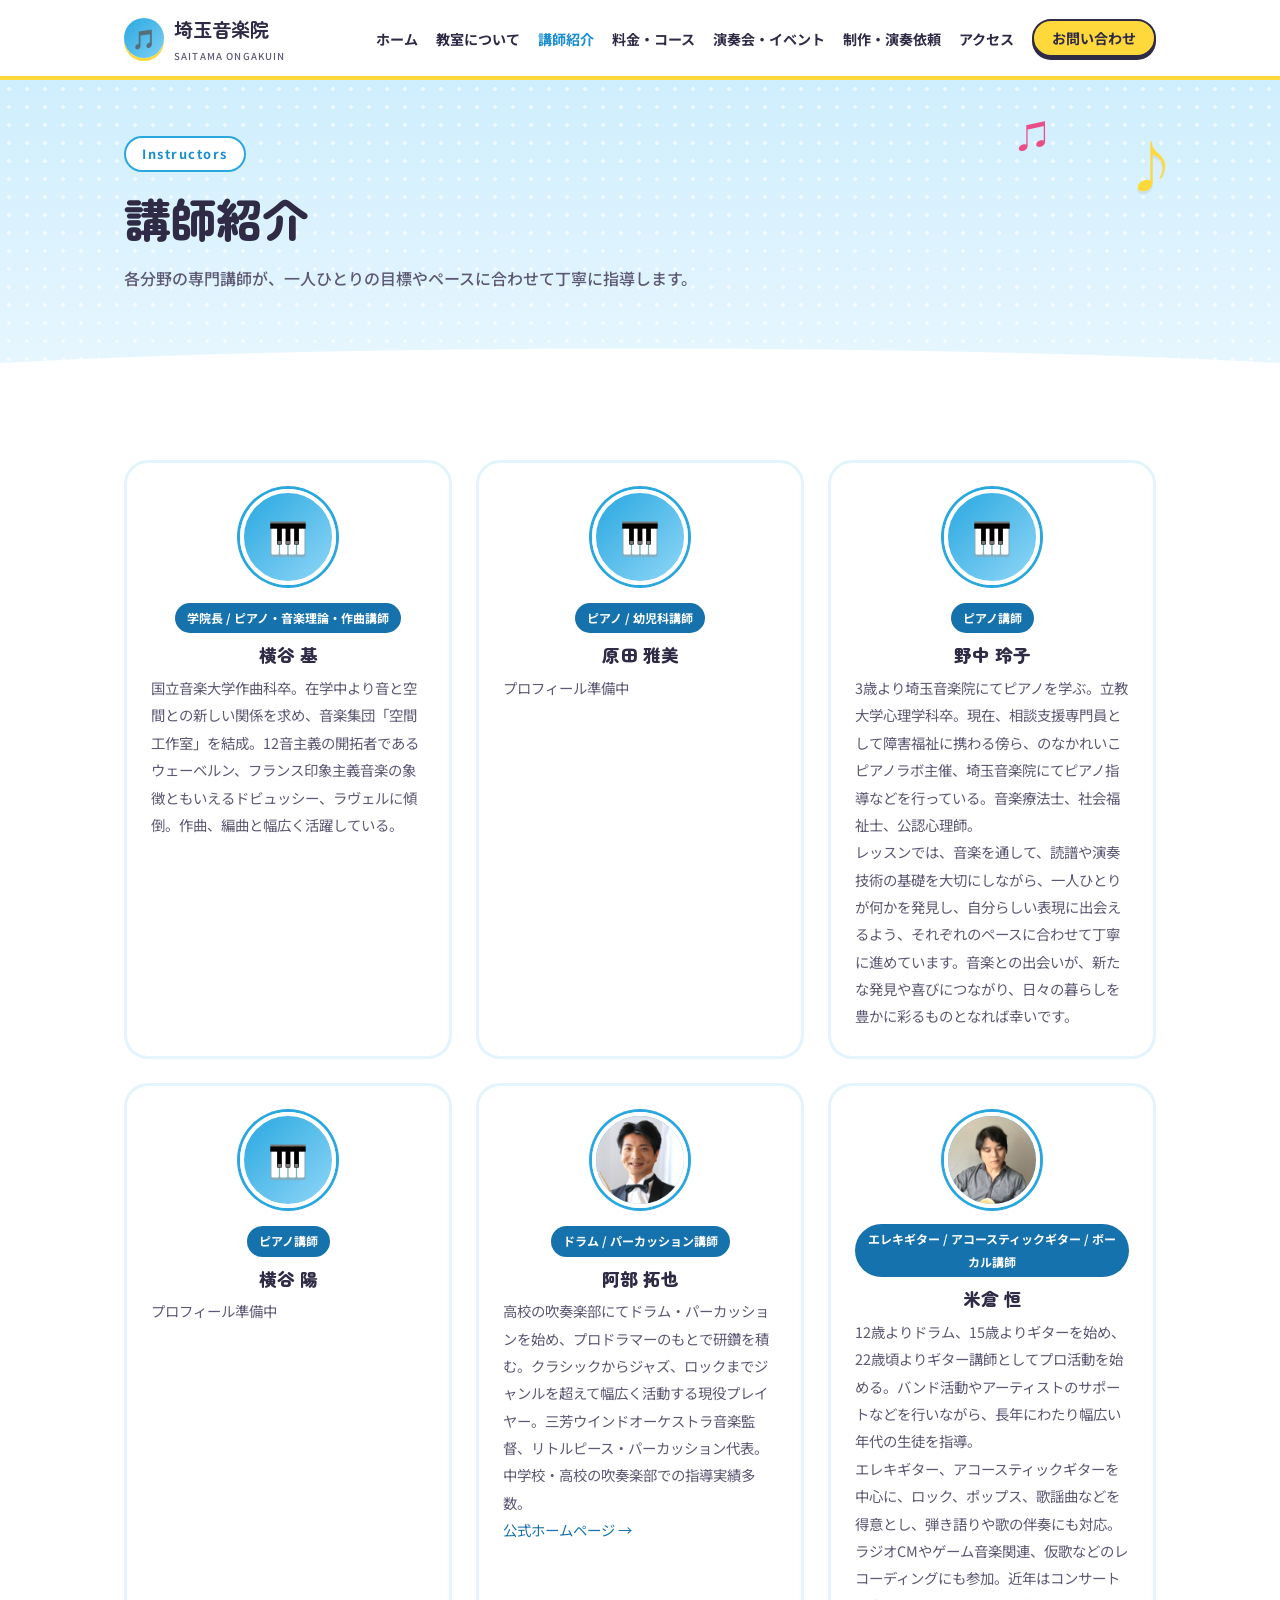
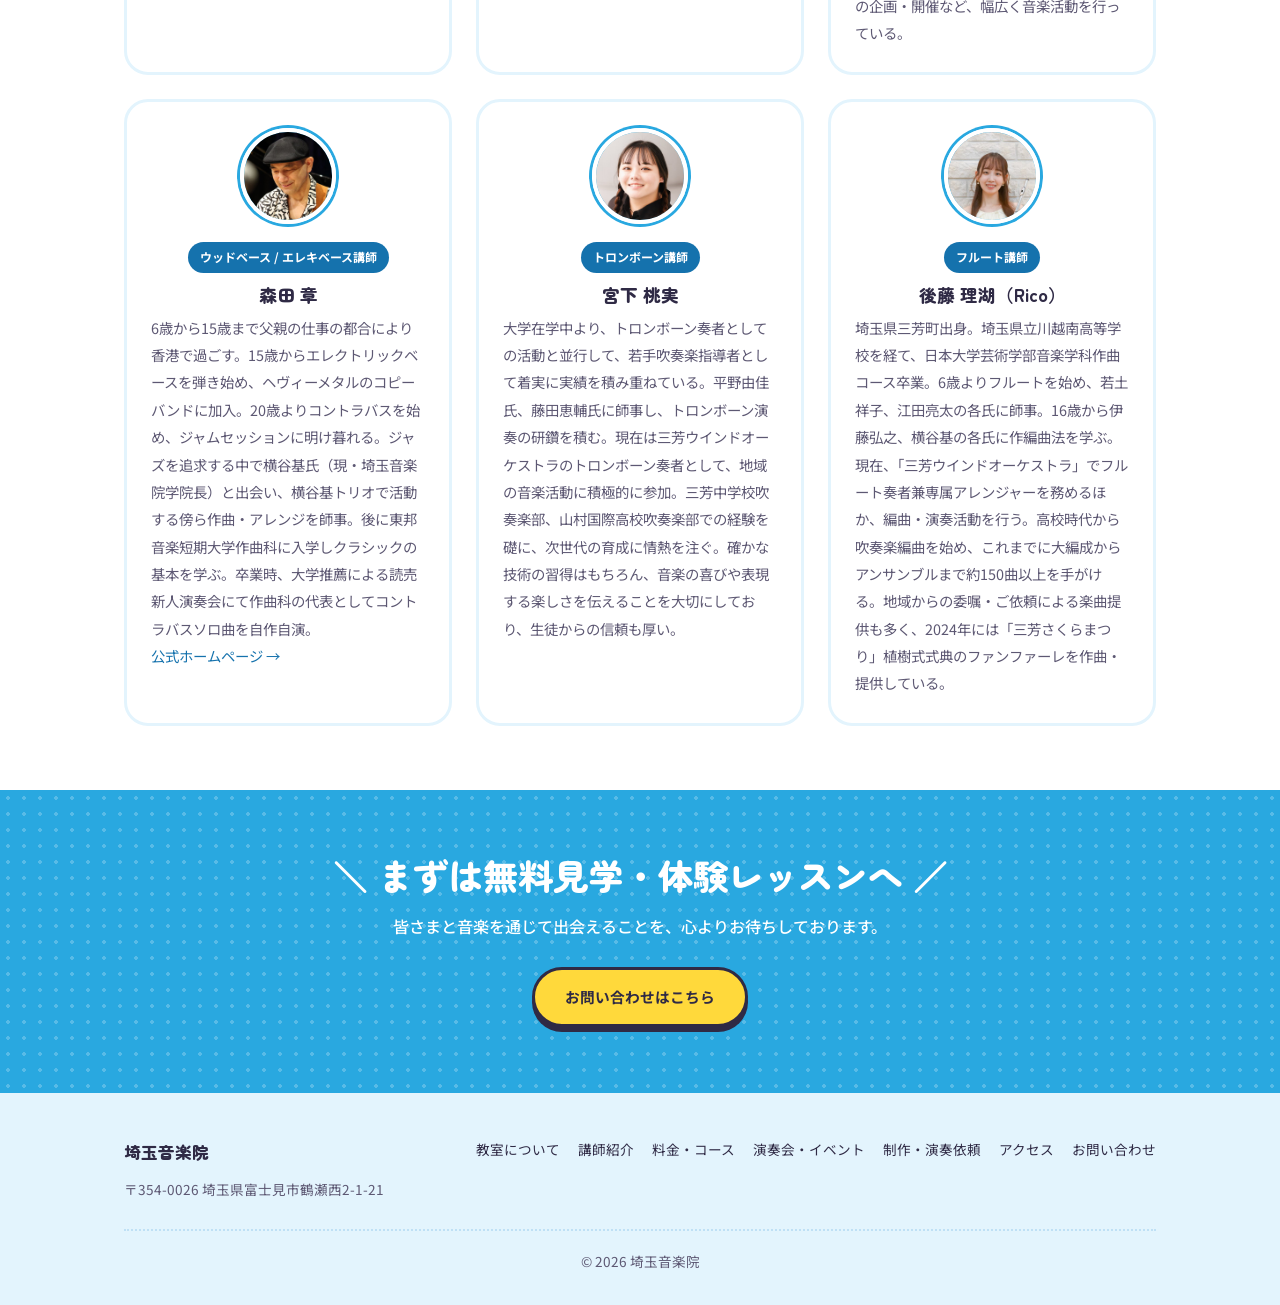
<file: instructors.html>
<!DOCTYPE html>
<html lang="ja">
<head>
<meta charset="UTF-8">
<meta name="viewport" content="width=device-width, initial-scale=1.0">
<title>講師紹介 | 埼玉音楽院</title>
<meta name="description" content="埼玉音楽院の講師紹介。ピアノ、ドラム、ギター、ベース、トロンボーン、フルートなど、各分野の専門講師が丁寧に指導します。">
<link rel="canonical" href="https://saitamaongakuin.com/instructors.html">
<meta property="og:type" content="website">
<meta property="og:site_name" content="埼玉音楽院">
<meta property="og:locale" content="ja_JP">
<meta property="og:title" content="講師紹介 | 埼玉音楽院">
<meta property="og:description" content="埼玉音楽院の講師紹介。ピアノ、ドラム、ギター、ベース、トロンボーン、フルートなど、各分野の専門講師が丁寧に指導します。">
<meta property="og:url" content="https://saitamaongakuin.com/instructors.html">
<meta name="twitter:card" content="summary">
<link rel="preconnect" href="https://fonts.googleapis.com">
<link rel="preconnect" href="https://fonts.gstatic.com" crossorigin>
<link href="https://fonts.googleapis.com/css2?family=Noto+Sans+JP:wght@400;500;600;700&family=Zen+Maru+Gothic:wght@500;700;900&display=swap" rel="stylesheet">
<link rel="stylesheet" href="styles.css">
<link rel="stylesheet" href="bright.css">
</head>
<body>

<header class="site-header">
  <div class="container">
    <a href="index.html" class="brand">
      <span class="mark">🎵</span>
      <span>埼玉音楽院<span class="sub">SAITAMA ONGAKUIN</span></span>
    </a>
    <button class="nav-toggle" aria-label="メニュー"><span></span></button>
    <nav class="main-nav">
      <ul>
        <li><a href="index.html">ホーム</a></li>
        <li><a href="about.html">教室について</a></li>
        <li><a href="instructors.html" class="active">講師紹介</a></li>
        <li><a href="courses.html">料金・コース</a></li>
        <li><a href="events.html">演奏会・イベント</a></li>
        <li><a href="commission.html">制作・演奏依頼</a></li>
        <li><a href="access.html">アクセス</a></li>
        <li><a href="contact.html" class="cta">お問い合わせ</a></li>
      </ul>
    </nav>
  </div>
</header>

<div class="page-hero">
  <div class="container">
    <span class="eyebrow">Instructors</span>
    <h1>講師紹介</h1>
    <p class="lead">各分野の専門講師が、一人ひとりの目標やペースに合わせて丁寧に指導します。</p>
  </div>
</div>

<section>
  <div class="container">
    <div class="instructor-grid">
      <div class="instructor-card" id="yokoya-motoi">
        <div class="avatar">🎹</div>
        <span class="role">学院長 / ピアノ・音楽理論・作曲講師</span>
        <h3>横谷 基</h3>
        <p>国立音楽大学作曲科卒。在学中より音と空間との新しい関係を求め、音楽集団「空間工作室」を結成。12音主義の開拓者であるウェーベルン、フランス印象主義音楽の象徴ともいえるドビュッシー、ラヴェルに傾倒。作曲、編曲と幅広く活躍している。</p>
      </div>
      <div class="instructor-card" id="harada-masami">
        <div class="avatar">🎹</div>
        <span class="role">ピアノ / 幼児科講師</span>
        <h3>原田 雅美</h3>
        <p>プロフィール準備中</p>
      </div>
      <div class="instructor-card">
        <div class="avatar">🎹</div>
        <span class="role">ピアノ講師</span>
        <h3>野中 玲子</h3>
        <p>3歳より埼玉音楽院にてピアノを学ぶ。立教大学心理学科卒。現在、相談支援専門員として障害福祉に携わる傍ら、のなかれいこピアノラボ主催、埼玉音楽院にてピアノ指導などを行っている。音楽療法士、社会福祉士、公認心理師。</p>
        <p>レッスンでは、音楽を通して、読譜や演奏技術の基礎を大切にしながら、一人ひとりが何かを発見し、自分らしい表現に出会えるよう、それぞれのペースに合わせて丁寧に進めています。音楽との出会いが、新たな発見や喜びにつながり、日々の暮らしを豊かに彩るものとなれば幸いです。</p>
      </div>
      <div class="instructor-card">
        <div class="avatar">🎹</div>
        <span class="role">ピアノ講師</span>
        <h3>横谷 陽</h3>
        <p>プロフィール準備中</p>
      </div>
      <div class="instructor-card" id="abe-takuya">
        <div class="avatar"><img src="images/abe-takuya.jpg" alt="阿部拓也"></div>
        <span class="role">ドラム / パーカッション講師</span>
        <h3>阿部 拓也</h3>
        <p>高校の吹奏楽部にてドラム・パーカッションを始め、プロドラマーのもとで研鑽を積む。クラシックからジャズ、ロックまでジャンルを超えて幅広く活動する現役プレイヤー。三芳ウインドオーケストラ音楽監督、リトルピース・パーカッション代表。中学校・高校の吹奏楽部での指導実績多数。</p>
        <p><a href="https://takuteefunk-cell.github.io/" target="_blank" rel="noopener">公式ホームページ →</a></p>
      </div>
      <div class="instructor-card" id="yonekura-hisashi">
        <div class="avatar"><img src="images/yonekura-hisashi.jpg" alt="米倉恒"></div>
        <span class="role">エレキギター / アコースティックギター / ボーカル講師</span>
        <h3>米倉 恒</h3>
        <p>12歳よりドラム、15歳よりギターを始め、22歳頃よりギター講師としてプロ活動を始める。バンド活動やアーティストのサポートなどを行いながら、長年にわたり幅広い年代の生徒を指導。</p>
        <p>エレキギター、アコースティックギターを中心に、ロック、ポップス、歌謡曲などを得意とし、弾き語りや歌の伴奏にも対応。ラジオCMやゲーム音楽関連、仮歌などのレコーディングにも参加。近年はコンサートの企画・開催など、幅広く音楽活動を行っている。</p>
      </div>
      <div class="instructor-card" id="morita-akira">
        <div class="avatar"><img src="images/morita-akira.jpg" alt="森田章"></div>
        <span class="role">ウッドベース / エレキベース講師</span>
        <h3>森田 章</h3>
        <p>6歳から15歳まで父親の仕事の都合により香港で過ごす。15歳からエレクトリックベースを弾き始め、ヘヴィーメタルのコピーバンドに加入。20歳よりコントラバスを始め、ジャムセッションに明け暮れる。ジャズを追求する中で横谷基氏（現・埼玉音楽院学院長）と出会い、横谷基トリオで活動する傍ら作曲・アレンジを師事。後に東邦音楽短期大学作曲科に入学しクラシックの基本を学ぶ。卒業時、大学推薦による読売新人演奏会にて作曲科の代表としてコントラバスソロ曲を自作自演。</p>
        <p><a href="https://akirasarusuberi.jimdofree.com/" target="_blank" rel="noopener">公式ホームページ →</a></p>
      </div>
      <div class="instructor-card" id="miyashita-momomi">
        <div class="avatar"><img src="images/miyashita-momomi.jpg" alt="宮下桃実"></div>
        <span class="role">トロンボーン講師</span>
        <h3>宮下 桃実</h3>
        <p>大学在学中より、トロンボーン奏者としての活動と並行して、若手吹奏楽指導者として着実に実績を積み重ねている。平野由佳氏、藤田恵輔氏に師事し、トロンボーン演奏の研鑽を積む。現在は三芳ウインドオーケストラのトロンボーン奏者として、地域の音楽活動に積極的に参加。三芳中学校吹奏楽部、山村国際高校吹奏楽部での経験を礎に、次世代の育成に情熱を注ぐ。確かな技術の習得はもちろん、音楽の喜びや表現する楽しさを伝えることを大切にしており、生徒からの信頼も厚い。</p>
      </div>
      <div class="instructor-card" id="goto-riko">
        <div class="avatar"><img src="images/goto-riko.jpg" alt="後藤理湖"></div>
        <span class="role">フルート講師</span>
        <h3>後藤 理湖（Rico）</h3>
        <p>埼玉県三芳町出身。埼玉県立川越南高等学校を経て、日本大学芸術学部音楽学科作曲コース卒業。6歳よりフルートを始め、若土祥子、江田亮太の各氏に師事。16歳から伊藤弘之、横谷基の各氏に作編曲法を学ぶ。現在、「三芳ウインドオーケストラ」でフルート奏者兼専属アレンジャーを務めるほか、編曲・演奏活動を行う。高校時代から吹奏楽編曲を始め、これまでに大編成からアンサンブルまで約150曲以上を手がける。地域からの委嘱・ご依頼による楽曲提供も多く、2024年には「三芳さくらまつり」植樹式式典のファンファーレを作曲・提供している。</p>
      </div>
    </div>
  </div>
</section>

<div class="cta-band">
  <div class="container">
    <h2>まずは無料見学・体験レッスンへ</h2>
    <p>皆さまと音楽を通じて出会えることを、心よりお待ちしております。</p>
    <a href="contact.html" class="btn solid">お問い合わせはこちら</a>
  </div>
</div>

<footer class="site-footer">
  <div class="container">
    <div class="foot-grid">
      <div>
        <div class="foot-brand">埼玉音楽院</div>
        <div>〒354-0026 埼玉県富士見市鶴瀬西2-1-21</div>
      </div>
      <nav>
        <ul>
          <li><a href="about.html">教室について</a></li>
          <li><a href="instructors.html">講師紹介</a></li>
          <li><a href="courses.html">料金・コース</a></li>
          <li><a href="events.html">演奏会・イベント</a></li>
          <li><a href="commission.html">制作・演奏依頼</a></li>
          <li><a href="access.html">アクセス</a></li>
          <li><a href="contact.html">お問い合わせ</a></li>
        </ul>
      </nav>
    </div>
    <div class="copyright">&copy; 2026 埼玉音楽院</div>
  </div>
</footer>

<script src="script.js"></script>
</body>
</html>
</file>
<file: styles.css>
/* ===== 埼玉音楽院 — shared styles ===== */

:root {
  --accent: #ff6b4a;
  --accent-dark: #e9502e;
  --accent-2: #ffb100;
  --accent-teal: #2ec4b6;
  --ink: #3a2e27;
  --ink-soft: #6b5d54;
  --paper: #fffdf9;
  --paper-soft: #fff3e6;
  --line: #f0dfcb;
  --max-width: 1080px;
  --radius: 18px;
  --radius-sm: 10px;
  --shadow: 0 14px 34px rgba(58, 46, 39, 0.1);
}

* {
  box-sizing: border-box;
}

html {
  scroll-behavior: smooth;
}

body {
  margin: 0;
  background: var(--paper);
  color: var(--ink);
  font-family: "Noto Sans JP", "Hiragino Sans", "Yu Gothic", sans-serif;
  line-height: 1.9;
  -webkit-font-smoothing: antialiased;
}

img {
  max-width: 100%;
  display: block;
}

a {
  color: var(--accent-dark);
  text-decoration: none;
}

a:hover {
  text-decoration: underline;
}

h1, h2, h3 {
  font-family: "Zen Maru Gothic", "Noto Sans JP", sans-serif;
  font-weight: 700;
  line-height: 1.4;
  margin: 0 0 0.6em;
  color: var(--ink);
}

h1 { font-size: clamp(2rem, 5vw, 3rem); }
h2 { font-size: clamp(1.4rem, 3.2vw, 1.9rem); }
h3 { font-size: 1.1rem; }

p { margin: 0 0 1em; }

.container {
  max-width: var(--max-width);
  margin: 0 auto;
  padding: 0 24px;
}

/* ---------- Header / Nav ---------- */

.site-header {
  position: sticky;
  top: 0;
  z-index: 50;
  background: rgba(255, 253, 249, 0.94);
  backdrop-filter: blur(6px);
  border-bottom: 1px solid var(--line);
}

.site-header .container {
  display: flex;
  align-items: center;
  justify-content: space-between;
  min-height: 76px;
  padding-top: 10px;
  padding-bottom: 10px;
  gap: 16px;
}

.brand {
  display: flex;
  align-items: center;
  gap: 10px;
  font-family: "Zen Maru Gothic", sans-serif;
  font-size: 1.2rem;
  color: var(--ink);
  font-weight: 700;
  flex-shrink: 0;
}

.brand .mark {
  display: inline-flex;
  align-items: center;
  justify-content: center;
  width: 40px;
  height: 40px;
  border-radius: 50%;
  background: linear-gradient(135deg, var(--accent), var(--accent-2));
  font-size: 1.2rem;
  flex-shrink: 0;
}

.brand .sub {
  display: block;
  font-size: 0.6rem;
  letter-spacing: 0.12em;
  font-weight: 500;
  color: var(--ink-soft);
  font-family: "Noto Sans JP", sans-serif;
}

.nav-toggle {
  display: none;
  background: none;
  border: none;
  cursor: pointer;
  padding: 8px;
}

.nav-toggle span,
.nav-toggle::before,
.nav-toggle::after {
  content: "";
  display: block;
  width: 24px;
  height: 2px;
  background: var(--ink);
  margin: 5px 0;
  transition: transform 0.2s ease, opacity 0.2s ease;
}

nav.main-nav ul {
  display: flex;
  align-items: center;
  gap: 22px;
  list-style: none;
  margin: 0;
  padding: 0;
  flex-wrap: wrap;
}

nav.main-nav a {
  color: var(--ink-soft);
  font-size: 0.88rem;
  font-weight: 500;
  text-decoration: none;
  line-height: 1.2;
}

nav.main-nav a:hover,
nav.main-nav a.active {
  color: var(--accent-dark);
}

nav.main-nav a.cta {
  display: inline-block;
  padding: 9px 18px;
  border-radius: 999px;
  background: var(--accent);
  color: #fff;
  font-weight: 600;
}

nav.main-nav a.cta:hover {
  background: var(--accent-dark);
  text-decoration: none;
}

@media (max-width: 860px) {
  .nav-toggle { display: block; }
  nav.main-nav {
    position: fixed;
    inset: 76px 0 auto 0;
    background: var(--paper);
    border-bottom: 1px solid var(--line);
    transform: translateY(-8px);
    opacity: 0;
    pointer-events: none;
    transition: opacity 0.2s ease, transform 0.2s ease;
    max-height: calc(100vh - 76px);
    overflow-y: auto;
  }
  nav.main-nav.open {
    opacity: 1;
    transform: translateY(0);
    pointer-events: auto;
  }
  nav.main-nav ul {
    flex-direction: column;
    align-items: flex-start;
    gap: 0;
    padding: 8px 24px 24px;
  }
  nav.main-nav a {
    display: block;
    width: 100%;
    padding: 13px 0;
    border-bottom: 1px solid var(--line);
  }
  nav.main-nav a.cta {
    margin-top: 14px;
    text-align: center;
  }
}

/* ---------- Hero ---------- */

.hero {
  position: relative;
  overflow: hidden;
  background: linear-gradient(160deg, #fff3e6 0%, #ffe4cf 55%, #ffd9c2 100%);
  padding: 76px 0 88px;
}

.hero-notes {
  position: absolute;
  inset: 0;
  pointer-events: none;
  font-size: 2.4rem;
  opacity: 0.25;
}

.hero-notes span {
  position: absolute;
}

.hero .container {
  position: relative;
  text-align: center;
  max-width: 760px;
}

.hero .eyebrow {
  display: inline-block;
  font-size: 0.8rem;
  letter-spacing: 0.14em;
  font-weight: 700;
  color: var(--accent-dark);
  background: rgba(255, 255, 255, 0.7);
  padding: 7px 18px;
  border-radius: 999px;
  margin-bottom: 20px;
}

.hero h1 {
  font-size: clamp(2rem, 6vw, 3.2rem);
  margin-bottom: 18px;
}

.hero h1 .accent {
  color: var(--accent-dark);
}

.hero p.lead {
  color: var(--ink-soft);
  font-size: 1.05rem;
  max-width: 46em;
  margin: 0 auto 32px;
}

.hero-ctas {
  display: flex;
  justify-content: center;
  gap: 16px;
  flex-wrap: wrap;
}

.page-hero {
  padding: 60px 0 34px;
  border-bottom: 1px solid var(--line);
  background: var(--paper-soft);
}

.page-hero .eyebrow {
  display: inline-block;
  font-size: 0.8rem;
  letter-spacing: 0.12em;
  font-weight: 700;
  color: var(--accent-dark);
  margin-bottom: 10px;
}

.page-hero p.lead {
  color: var(--ink-soft);
  max-width: 46em;
}

/* ---------- Sections ---------- */

section {
  padding: 64px 0;
}

section.alt {
  background: var(--paper-soft);
}

section + section {
  border-top: 1px solid var(--line);
}

.section-title {
  margin-bottom: 34px;
}

.section-title .tag {
  display: inline-block;
  font-size: 0.78rem;
  font-weight: 700;
  letter-spacing: 0.1em;
  color: var(--accent-dark);
  background: rgba(255, 107, 74, 0.12);
  padding: 5px 14px;
  border-radius: 999px;
  margin-bottom: 12px;
}

.section-title h2 { margin: 0; }

.section-title p.desc {
  color: var(--ink-soft);
  margin-top: 10px;
  max-width: 46em;
}

/* ---------- Cards / grids ---------- */

.grid {
  display: grid;
  gap: 24px;
}

.grid-2 { grid-template-columns: repeat(2, 1fr); }
.grid-3 { grid-template-columns: repeat(3, 1fr); }
.grid-4 { grid-template-columns: repeat(4, 1fr); }

@media (max-width: 760px) {
  .grid-2, .grid-3, .grid-4 { grid-template-columns: 1fr; }
}

.card {
  background: var(--paper);
  border: 1px solid var(--line);
  border-radius: var(--radius);
  overflow: hidden;
  transition: transform 0.15s ease, box-shadow 0.15s ease;
}

.card:hover {
  transform: translateY(-3px);
  box-shadow: var(--shadow);
}

.card .card-body { padding: 24px 22px; }

.card .icon {
  font-size: 1.8rem;
  display: inline-flex;
  align-items: center;
  justify-content: center;
  width: 52px;
  height: 52px;
  border-radius: 50%;
  background: var(--paper-soft);
  margin-bottom: 14px;
}

.card .card-body h3 { margin-bottom: 8px; }

.card .card-body p { color: var(--ink-soft); font-size: 0.94rem; margin-bottom: 0; }

/* ---------- Buttons ---------- */

.btn {
  display: inline-block;
  padding: 13px 30px;
  border: 2px solid var(--accent);
  color: var(--accent-dark);
  border-radius: 999px;
  font-size: 0.92rem;
  font-weight: 700;
  text-decoration: none;
  transition: background 0.15s ease, color 0.15s ease, transform 0.15s ease;
}

.btn:hover {
  background: var(--accent);
  color: #fff;
  text-decoration: none;
  transform: translateY(-2px);
}

.btn.solid {
  background: var(--accent);
  border-color: var(--accent);
  color: #fff;
}

.btn.solid:hover {
  background: var(--accent-dark);
  border-color: var(--accent-dark);
}

.btn.ghost {
  border-color: var(--line);
  color: var(--ink);
  background: var(--paper);
}

.btn.ghost:hover {
  border-color: var(--accent);
  color: var(--accent-dark);
  background: var(--paper);
}

/* ---------- Feature list ---------- */

.feature-list {
  list-style: none;
  margin: 0;
  padding: 0;
  display: grid;
  grid-template-columns: repeat(2, 1fr);
  gap: 14px;
}

@media (max-width: 620px) {
  .feature-list { grid-template-columns: 1fr; }
}

.feature-list li {
  display: flex;
  align-items: flex-start;
  gap: 10px;
  background: var(--paper);
  border: 1px solid var(--line);
  border-radius: var(--radius-sm);
  padding: 14px 16px;
  font-size: 0.94rem;
}

.feature-list li .check {
  color: var(--accent-teal);
  font-weight: 700;
  flex-shrink: 0;
}

/* ---------- Pricing ---------- */

.pricing-cards {
  display: grid;
  grid-template-columns: repeat(2, 1fr);
  gap: 26px;
}

@media (max-width: 760px) {
  .pricing-cards { grid-template-columns: 1fr; }
}

.pricing-card {
  padding: 30px 28px;
  background: var(--paper);
  border: 1px solid var(--line);
  border-radius: var(--radius);
  box-shadow: var(--shadow);
}

.pricing-card .badge {
  display: inline-block;
  font-size: 0.72rem;
  font-weight: 700;
  letter-spacing: 0.06em;
  color: #fff;
  background: var(--accent-teal);
  padding: 4px 12px;
  border-radius: 999px;
  margin-bottom: 12px;
}

.pricing-name {
  color: var(--accent-dark);
  margin-bottom: 4px;
}

.pricing-desc {
  color: var(--ink-soft);
  font-size: 0.88rem;
  margin-bottom: 18px;
}

.pricing-amount {
  font-family: "Zen Maru Gothic", sans-serif;
  font-size: 1.7rem;
  font-weight: 700;
  color: var(--ink);
  margin-bottom: 18px;
}

.pricing-amount .from {
  font-size: 0.95rem;
  font-weight: 500;
  color: var(--ink-soft);
}

.pricing-list {
  list-style: none;
  margin: 0;
  padding: 0;
}

.pricing-list li {
  padding: 12px 0;
  border-bottom: 1px solid var(--line);
  font-size: 0.92rem;
  color: var(--ink-soft);
  display: flex;
  justify-content: space-between;
  gap: 12px;
}

.pricing-list li:last-child {
  border-bottom: none;
}

.pricing-list li .name { color: var(--ink); }
.pricing-list li .price { font-weight: 700; color: var(--accent-dark); white-space: nowrap; }

.pricing-time-options {
  display: grid;
  grid-template-columns: repeat(3, 1fr);
  gap: 12px;
  margin: 24px 0;
}

.pricing-time-option {
  background: var(--paper-soft);
  border: 1px solid var(--line);
  border-radius: var(--radius-sm);
  padding: 16px 8px;
  text-align: center;
}

.pricing-time-option .minutes {
  display: block;
  font-family: "Zen Maru Gothic", sans-serif;
  font-weight: 700;
  font-size: 1.15rem;
  color: var(--ink);
}

.pricing-time-option .times {
  display: block;
  font-size: 0.8rem;
  color: var(--ink-soft);
  margin-top: 2px;
}

@media (max-width: 480px) {
  .pricing-time-options { grid-template-columns: 1fr; }
}

.pricing-enrollment {
  display: flex;
  align-items: center;
  justify-content: center;
  gap: 10px;
  flex-wrap: wrap;
  background: rgba(46, 196, 182, 0.1);
  border: 1px solid var(--accent-teal);
  border-radius: var(--radius-sm);
  padding: 14px 18px;
  font-size: 0.94rem;
}

.pricing-enrollment .label { color: var(--ink-soft); }
.pricing-enrollment .old { color: var(--ink-soft); }
.pricing-enrollment .new { color: var(--accent-teal); font-weight: 700; }

.pricing-note {
  margin-top: 20px;
  font-size: 0.86rem;
  color: var(--ink-soft);
  background: var(--paper-soft);
  border-radius: var(--radius-sm);
  padding: 14px 16px;
}

/* ---------- Instrument list ---------- */

.instrument-grid {
  display: grid;
  grid-template-columns: repeat(4, 1fr);
  gap: 14px;
}

@media (max-width: 760px) {
  .instrument-grid { grid-template-columns: repeat(2, 1fr); }
}

.instrument-chip {
  display: flex;
  align-items: center;
  gap: 10px;
  background: var(--paper);
  border: 1px solid var(--line);
  border-radius: var(--radius-sm);
  padding: 14px 16px;
  font-size: 0.9rem;
  font-weight: 500;
}

.instrument-chip .emoji { font-size: 1.3rem; }

a.instrument-chip {
  color: var(--ink);
  text-decoration: none;
  transition: border-color 0.15s ease, transform 0.15s ease;
}

a.instrument-chip:hover {
  border-color: var(--accent);
  transform: translateY(-2px);
  text-decoration: none;
}

/* ---------- Event ---------- */

.event-card {
  display: grid;
  grid-template-columns: 180px 1fr;
  gap: 28px;
  background: var(--paper);
  border: 1px solid var(--line);
  border-radius: var(--radius);
  padding: 30px;
  box-shadow: var(--shadow);
}

@media (max-width: 620px) {
  .event-card { grid-template-columns: 1fr; }
}

.event-card .date-block {
  text-align: center;
  background: var(--paper-soft);
  border-radius: var(--radius-sm);
  padding: 18px 10px;
}

.event-card .date-block .y {
  font-size: 0.8rem;
  color: var(--ink-soft);
}

.event-card .date-block .md {
  font-family: "Zen Maru Gothic", sans-serif;
  font-size: 1.8rem;
  font-weight: 700;
  color: var(--accent-dark);
  line-height: 1.2;
}

.event-card h3 { margin-bottom: 10px; }

.event-card .details div {
  margin-bottom: 6px;
  color: var(--ink-soft);
  font-size: 0.94rem;
}

.event-card .details strong { color: var(--ink); }

.event-card .flyer-wrap {
  grid-column: 1 / -1;
  margin-top: 22px;
}

.event-card .flyer {
  max-width: 320px;
  border-radius: var(--radius-sm);
  border: 1px solid var(--line);
  box-shadow: var(--shadow);
}

.event-card + .event-card {
  margin-top: 28px;
}

.events-list {
  display: flex;
  flex-direction: column;
  gap: 28px;
}

/* ---------- Access ---------- */

.access-table {
  width: 100%;
  border-collapse: collapse;
}

.access-table tr {
  border-bottom: 1px solid var(--line);
}

.access-table th, .access-table td {
  text-align: left;
  padding: 14px 12px 14px 0;
  vertical-align: top;
}

.access-table th {
  width: 8em;
  color: var(--ink-soft);
  font-weight: 600;
  white-space: nowrap;
}

.route-steps {
  list-style: none;
  margin: 20px 0 0;
  padding: 0;
  counter-reset: step;
}

.route-steps li {
  counter-increment: step;
  position: relative;
  padding: 4px 0 20px 40px;
  font-size: 0.94rem;
  color: var(--ink-soft);
}

.route-steps li::before {
  content: counter(step);
  position: absolute;
  left: 0;
  top: 0;
  width: 26px;
  height: 26px;
  border-radius: 50%;
  background: var(--accent);
  color: #fff;
  font-weight: 700;
  font-size: 0.82rem;
  display: flex;
  align-items: center;
  justify-content: center;
}

.route-steps li:not(:last-child)::after {
  content: "";
  position: absolute;
  left: 13px;
  top: 26px;
  bottom: 0;
  width: 2px;
  background: var(--line);
}

.map-embed {
  border: 1px solid var(--line);
  border-radius: var(--radius);
  overflow: hidden;
  box-shadow: var(--shadow);
}

.map-embed iframe {
  width: 100%;
  height: 380px;
  border: 0;
  display: block;
}

/* ---------- Contact ---------- */

.contact-cards {
  display: grid;
  grid-template-columns: repeat(2, 1fr);
  gap: 24px;
}

@media (max-width: 700px) {
  .contact-cards { grid-template-columns: 1fr; }
}

.contact-card {
  background: var(--paper);
  border: 1px solid var(--line);
  border-radius: var(--radius);
  padding: 30px 28px;
  text-align: center;
}

.contact-card .icon {
  font-size: 2rem;
  margin-bottom: 12px;
}

.contact-card .value {
  font-family: "Zen Maru Gothic", sans-serif;
  font-size: 1.4rem;
  font-weight: 700;
  color: var(--accent-dark);
  margin: 6px 0 4px;
}

.contact-card .hint {
  font-size: 0.82rem;
  color: var(--ink-soft);
}

.contact-note {
  margin-top: 28px;
  font-size: 0.88rem;
  color: var(--ink-soft);
  background: var(--paper-soft);
  border-radius: var(--radius-sm);
  padding: 16px 18px;
}

/* ---------- Instructors ---------- */

.instructor-grid {
  display: grid;
  grid-template-columns: repeat(3, 1fr);
  gap: 24px;
}

@media (max-width: 760px) {
  .instructor-grid { grid-template-columns: 1fr; }
}

.instructor-card {
  background: var(--paper);
  border: 1px solid var(--line);
  border-radius: var(--radius);
  padding: 26px 24px;
  text-align: center;
  scroll-margin-top: 96px;
}

.instructor-card:target {
  border-color: var(--accent);
  box-shadow: var(--shadow);
}

.instructor-card .avatar {
  width: 84px;
  height: 84px;
  margin: 0 auto 16px;
  border-radius: 50%;
  background: linear-gradient(135deg, var(--accent), var(--accent-2));
  display: flex;
  align-items: center;
  justify-content: center;
  font-size: 2rem;
  overflow: hidden;
}

.instructor-card .avatar img {
  width: 100%;
  height: 100%;
  object-fit: cover;
}

.instructor-card .role {
  display: inline-block;
  font-size: 0.75rem;
  font-weight: 700;
  color: #fff;
  background: var(--accent-teal);
  padding: 4px 12px;
  border-radius: 999px;
  margin-bottom: 10px;
}

.instructor-card h3 { margin-bottom: 6px; }

.instructor-card p {
  color: var(--ink-soft);
  font-size: 0.9rem;
  text-align: left;
  margin-bottom: 0;
}

/* ---------- CTA band ---------- */

.cta-band {
  background: linear-gradient(120deg, var(--accent) 0%, var(--accent-2) 100%);
  padding: 56px 0;
  text-align: center;
  color: #fff;
}

.cta-band h2 { color: #fff; margin-bottom: 12px; }
.cta-band p { color: rgba(255,255,255,0.92); margin-bottom: 26px; }

.cta-band .btn.solid {
  background: #fff;
  color: var(--accent-dark);
  border-color: #fff;
}

.cta-band .btn.solid:hover {
  background: var(--ink);
  color: #fff;
  border-color: var(--ink);
}

/* ---------- Footer ---------- */

footer.site-footer {
  padding: 44px 0 30px;
  color: var(--ink-soft);
  font-size: 0.85rem;
  border-top: 1px solid var(--line);
  background: var(--paper-soft);
}

footer.site-footer .foot-grid {
  display: flex;
  justify-content: space-between;
  flex-wrap: wrap;
  gap: 24px;
  margin-bottom: 26px;
}

footer.site-footer .foot-brand {
  font-family: "Zen Maru Gothic", sans-serif;
  font-weight: 700;
  color: var(--ink);
  font-size: 1.05rem;
  margin-bottom: 8px;
}

footer.site-footer nav ul {
  list-style: none;
  margin: 0;
  padding: 0;
  display: flex;
  gap: 18px;
  flex-wrap: wrap;
}

footer.site-footer a { color: var(--ink-soft); }
footer.site-footer a:hover { color: var(--accent-dark); }

footer.site-footer .copyright {
  border-top: 1px solid var(--line);
  padding-top: 18px;
  text-align: center;
}
</file>
<file: bright.css>
/* ===== 埼玉音楽院 明るいテーマ（2026-10） =====
   styles.css（テーマの site.css）の上に重ねる上書き。
   WordPress では「外観 > カスタマイズ > 追加CSS」にこのファイルの中身をそのまま入れる。 */

:root {
  --accent: #1a8fd0;
  --accent-dark: #1572ad;
  --accent-2: #ffd93b;
  --accent-teal: #14a06b;
  --ink: #2f2a45;
  --ink-soft: #5d5873;
  --paper: #ffffff;
  --paper-soft: #f2f9ff;
  --line: #d9eefb;
  --shadow: 0 12px 30px rgba(26, 143, 208, 0.12);
  --sky: #29a8e0;
  --sky-pale: #e3f4fd;
  --sun: #ffd93b;
  --pink: #e94e86;
  --coral: #ef5a35;
}

body { background: #fff; color: var(--ink); }
a { color: var(--accent-dark); }
h1, h2, h3 { color: var(--ink); }
h1, h2 { font-weight: 900; }

/* ---------- Header ---------- */
.site-header { background: rgba(255, 255, 255, 0.96); border-bottom: 4px solid var(--sun); }
.brand { color: var(--ink); }
.brand .mark { background: linear-gradient(135deg, var(--sky), #7fd0f5); box-shadow: 0 3px 0 var(--sun); }
nav.main-nav ul { gap: 18px; }
nav.main-nav a { color: var(--ink); font-weight: 700; }
nav.main-nav a:hover,
nav.main-nav a.active,
nav.main-nav li.current-menu-item > a,
nav.main-nav li.current_page_item > a { color: var(--accent); }
nav.main-nav a.cta,
nav.main-nav a.cta:hover {
  background: var(--sun);
  color: var(--ink);
  border: 2px solid var(--ink);
  box-shadow: 0 3px 0 var(--ink);
  font-weight: 700;
}
nav.main-nav a.cta:hover { transform: translateY(-1px); }
@media (max-width: 860px) {
  nav.main-nav { background: #fff; border-bottom: 4px solid var(--sun); }
}

/* ---------- Page title band（下層ページの見出し） ---------- */
.page-hero {
  position: relative;
  overflow: hidden;
  padding: 56px 0 86px;
  border-bottom: 0;
  background:
    radial-gradient(70% 48px at 50% 100%, #fff 98%, transparent 100%) bottom / 100% 48px no-repeat,
    radial-gradient(rgba(255, 255, 255, 0.6) 2px, transparent 2px) 0 0 / 18px 18px,
    linear-gradient(180deg, #cfeefd 0%, #e9f7ff 100%);
}
.page-hero::before,
.page-hero::after {
  position: absolute;
  font-weight: 900;
  line-height: 1;
  pointer-events: none;
}
.page-hero::before { content: "♪"; right: 8%; top: 18%; font-size: 3.4rem; color: var(--sun); text-shadow: 0 3px 0 rgba(0, 0, 0, 0.06); }
.page-hero::after { content: "♫"; right: 18%; top: 12%; font-size: 2rem; color: var(--pink); }
.page-hero .container { position: relative; z-index: 1; }
.page-hero .eyebrow {
  background: #fff;
  color: var(--accent);
  border: 2px solid var(--sky);
  border-radius: 999px;
  padding: 4px 16px;
  letter-spacing: 0.12em;
  margin-bottom: 14px;
}
.page-hero h1 { font-size: clamp(2rem, 5vw, 2.9rem); margin-bottom: 12px; }
.page-hero p.lead { color: var(--ink-soft); font-weight: 500; }
@media (max-width: 620px) {
  .page-hero { padding: 40px 0 70px; }
  .page-hero::before { right: 6%; top: 8%; font-size: 2.2rem; }
  .page-hero::after { display: none; }
}

/* ---------- Sections ---------- */
section + section { border-top: 0; }
section.alt {
  background-color: #eef8ff;
  background-image: radial-gradient(rgba(255, 255, 255, 0.9) 2px, transparent 2px);
  background-size: 18px 18px;
}
.section-title { text-align: center; margin-bottom: 38px; }
.section-title .tag {
  display: table;
  margin: 0 auto 12px;
  color: #fff;
  background: var(--accent);
  padding: 4px 16px;
  font-size: 0.78rem;
  letter-spacing: 0.12em;
}
.section-title h2 {
  display: inline;
  font-size: clamp(1.45rem, 3.4vw, 2rem);
  background: linear-gradient(transparent 64%, #ffe680 64%);
  padding: 0 0.15em;
}
.section-title p.desc { margin: 16px auto 0; }

/* ---------- Cards ---------- */
.card { border: 3px solid var(--sky-pale); border-radius: 22px; }
.card:hover { box-shadow: 0 10px 0 rgba(26, 143, 208, 0.12); }
.card .icon { background: #fff4c2; }
.card .card-body h3 { color: var(--accent-dark); }

/* ---------- Buttons ---------- */
.btn {
  padding: 13px 30px;
  border: 3px solid var(--accent);
  color: var(--accent);
  background: #fff;
}
.btn:hover { background: var(--accent); border-color: var(--accent); color: #fff; }
.btn.solid,
.btn.solid:hover,
.cta-band .btn.solid,
.cta-band .btn.solid:hover {
  background: var(--sun);
  color: var(--ink);
  border: 3px solid var(--ink);
  box-shadow: 0 5px 0 var(--ink);
}
.btn.solid:hover { transform: translateY(-2px); box-shadow: 0 7px 0 var(--ink); }
.btn.ghost { border-color: var(--accent); color: var(--accent); background: #fff; }
.btn.ghost:hover { background: var(--accent); color: #fff; }

/* ---------- Feature list / chips ---------- */
.feature-list li { border: 3px solid var(--sky-pale); border-radius: 16px; background: #fff; }
.feature-list li .check { color: var(--pink); }
.instrument-chip {
  border: 3px solid #fff;
  border-radius: 999px;
  background: #fff;
  box-shadow: 0 4px 0 rgba(26, 143, 208, 0.16);
  font-weight: 700;
}
a.instrument-chip:hover { border-color: var(--sky); color: var(--accent); }

/* ---------- Pricing（料金・コース） ---------- */
.pricing-card {
  border: 3px solid var(--sky-pale);
  border-radius: 26px;
  box-shadow: 0 10px 0 rgba(26, 143, 208, 0.12);
}
.pricing-card .badge { background: var(--pink); }
.pricing-name { color: var(--accent); font-weight: 900; font-size: 1.4rem; }
.pricing-amount { font-weight: 900; }
.pricing-list li { border-bottom: 2px dotted var(--line); }
.pricing-list li .price { color: var(--ink); font-family: "Zen Maru Gothic", sans-serif; font-weight: 900; font-size: 1.02rem; }
.pricing-time-option { background: var(--paper-soft); border: 3px solid var(--sky-pale); border-radius: 16px; }
.pricing-time-option .minutes { color: var(--accent); font-weight: 900; }
.pricing-enrollment {
  background: var(--sun);
  border: 0;
  border-radius: 20px;
  padding: 18px 20px;
  font-weight: 700;
}
.pricing-enrollment .label,
.pricing-enrollment .old { color: var(--ink); }
.pricing-enrollment .new { color: var(--coral); font-family: "Zen Maru Gothic", sans-serif; font-weight: 900; font-size: 1.2rem; }
.pricing-note { background: #fff7d6; border-radius: 14px; }

/* ---------- Events ---------- */
.event-card { border: 3px solid var(--sky-pale); border-radius: 26px; box-shadow: 0 10px 0 rgba(26, 143, 208, 0.12); }
.event-card .date-block { background: var(--accent); border-radius: 18px; color: #fff; }
.event-card .date-block .y { color: rgba(255, 255, 255, 0.9); font-weight: 700; }
.event-card .date-block .md { color: #fff; font-weight: 900; }
.event-card .flyer { border: 0; border-radius: 14px; }

/* ---------- Access / contact ---------- */
.access-table tr { border-bottom: 2px dotted var(--line); }
.access-table th { color: var(--accent); font-weight: 700; }
.route-steps li::before { background: var(--accent); }
.route-steps li:not(:last-child)::after { background: var(--sky-pale); }
.map-embed { border: 3px solid var(--sky-pale); border-radius: 22px; box-shadow: none; }
.contact-card { border: 3px solid var(--sky-pale); border-radius: 22px; }
.contact-card .value { color: var(--accent); font-weight: 900; }
.contact-note { background: #fff7d6; border-radius: 14px; }

/* ---------- Instructors ---------- */
.instructor-card { border: 3px solid var(--sky-pale); border-radius: 24px; }
.instructor-card:target { border-color: var(--sky); box-shadow: 0 10px 0 rgba(26, 143, 208, 0.15); }
.instructor-card .avatar {
  width: 96px;
  height: 96px;
  background: linear-gradient(135deg, var(--sky), #8fd6f7);
  border: 4px solid #fff;
  box-shadow: 0 0 0 3px var(--sky);
}
.instructor-card .role { background: var(--accent-dark); }
.instructor-card h3 { font-weight: 900; }

/* ---------- CTA band ---------- */
.cta-band {
  background-color: var(--sky);
  background-image: radial-gradient(rgba(255, 255, 255, 0.22) 2px, transparent 2px);
  background-size: 16px 16px;
  padding: 60px 0 66px;
}
.cta-band h2 { color: #fff; font-weight: 900; font-size: clamp(1.4rem, 4vw, 2.2rem); }
.cta-band h2::before { content: "＼ "; }
.cta-band h2::after { content: " ／"; }
.cta-band p { color: #fff; font-weight: 500; }

/* ---------- Footer ---------- */
footer.site-footer {
  background: var(--sky-pale);
  border-top: 0;
  color: var(--ink-soft);
}
footer.site-footer .foot-brand { color: var(--ink); font-weight: 900; }
footer.site-footer a { color: var(--ink); }
footer.site-footer a:hover { color: var(--accent); }
footer.site-footer .copyright { border-top: 2px dotted #bfe0f5; }

/* ---------- お問い合わせフォーム（Contact Form 7） ---------- */
.contact-form-wrap { border: 3px solid var(--sky-pale); border-radius: 24px; box-shadow: none; }
.wpcf7 input[type="submit"],
.wpcf7 input[type="submit"]:hover {
  background: var(--sun);
  color: var(--ink);
  border: 3px solid var(--ink);
  box-shadow: 0 5px 0 var(--ink);
}
.wpcf7 input:focus,
.wpcf7 select:focus,
.wpcf7 textarea:focus { outline-color: var(--sky); }

/* ===== トップページ（.hp） ===== */
.hp{--b:#1a8fd0;--b-l:#29a8e0;--b-p:#e3f4fd;--y:#ffd93b;--y-d:#f5b800;--pk:#e94e86;--pk-p:#fde6ef;--g:#14a06b;--pu:#7a5bd1;--or:#ef5a35;--ink:#2f2a45;--ink2:#5d5873;color:var(--ink);overflow-x:hidden}
.hp h1,.hp h2,.hp h3{color:var(--ink);font-family:"Zen Maru Gothic","Noto Sans JP",sans-serif}
.hp .hp-sec{padding:72px 0;border:0}
.hp img{display:block;width:100%;height:100%;object-fit:cover}
.hp a{text-decoration:none}
.hp-btn{display:inline-flex;align-items:center;justify-content:center;gap:10px;padding:16px 30px;border-radius:999px;font-weight:700;font-size:1.02rem;line-height:1.4;transition:transform .15s ease,box-shadow .15s ease}
.hp-btn:hover{transform:translateY(-2px);text-decoration:none}
.hp-btn-y{background:var(--y);color:var(--ink);border:3px solid var(--ink);box-shadow:0 5px 0 var(--ink)}
.hp-btn-y:hover{box-shadow:0 7px 0 var(--ink)}
.hp-btn-w{background:#fff;color:var(--b);border:3px solid var(--b)}
.hp-btn .arr{display:inline-flex;width:22px;height:22px;border-radius:50%;background:var(--ink);color:#fff;font-size:.75rem;align-items:center;justify-content:center}
/* hero */
.hp-hero{position:relative;background:linear-gradient(180deg,#d6f0fe 0%,#eef8ff 70%,#fff 100%);padding:48px 0 110px;overflow:hidden}
.hp-hero .container{display:grid;grid-template-columns:1fr 1.05fr;gap:40px;align-items:center;position:relative;z-index:1}
.hp-badge{display:inline-block;background:#fff;color:var(--b);font-weight:700;font-size:.9rem;padding:6px 16px;border-radius:999px;border:2px solid var(--b-l);margin:0 0 18px}
.hp-hero h1{font-size:clamp(2.1rem,5.2vw,3.5rem);font-weight:900;line-height:1.35;margin:0 0 20px;letter-spacing:.02em}
.hp-mark{background:linear-gradient(transparent 60%,var(--y) 60%);padding:0 .08em}
.hp-hero .hp-lead{font-size:1.05rem;color:var(--ink2);margin:0 0 28px;max-width:30em}
.hp-ctas{display:flex;flex-wrap:wrap;gap:14px}
.hp-visual{position:relative;aspect-ratio:1/0.92}
.hp-ph{position:absolute;overflow:hidden;background:#fff;border:7px solid #fff;box-shadow:0 18px 40px rgba(26,143,208,.22)}
.hp-ph-main{inset:4% 14% 10% 2%;border-radius:46% 54% 50% 50%/52% 46% 54% 48%}
.hp-ph-s1{width:38%;aspect-ratio:1;right:0;top:0;border-radius:50%}
.hp-ph-s2{width:34%;aspect-ratio:1;right:4%;bottom:0;border-radius:50%}
.hp-sticker{position:absolute;left:-2%;bottom:6%;width:120px;height:120px;border-radius:50%;background:var(--or);color:#fff;display:flex;flex-direction:column;align-items:center;justify-content:center;text-align:center;font-weight:700;line-height:1.25;transform:rotate(-10deg);box-shadow:0 8px 0 rgba(0,0,0,.08);font-size:.85rem;z-index:2}
.hp-sticker b{font-family:"Zen Maru Gothic",sans-serif;font-size:1.7rem;font-weight:900}
.hp-sticker small{font-size:.7rem;opacity:.95}
.hp-note{position:absolute;font-size:2.4rem;font-weight:900;opacity:.9;user-select:none;pointer-events:none}
.hp-wave{position:absolute;left:0;right:0;bottom:-1px;width:100%;height:80px;display:block}
/* section heading bar */
.hp-bar{display:block;max-width:880px;margin:0 auto 18px;text-align:center;color:#fff!important;background:var(--b);border-radius:18px;padding:16px 20px;font-weight:900;font-size:clamp(1.25rem,3.4vw,1.9rem);box-shadow:0 8px 0 var(--y);letter-spacing:.04em}
.hp-bar.pk{background:var(--pk)}
.hp-bar.g{background:var(--g)}
.hp-sub{text-align:center;color:var(--ink2);max-width:42em;margin:26px auto 40px;font-weight:500}
/* reasons */
.hp-reasons{display:grid;grid-template-columns:repeat(3,1fr);gap:20px}
.hp-reason{background:#fff;border-radius:22px;padding:30px 22px 24px;text-align:center;border:3px solid var(--b-p);position:relative}
.hp-reason .num{position:absolute;top:-20px;left:50%;transform:translateX(-50%);width:44px;height:44px;border-radius:50%;background:var(--y);color:var(--ink);font-family:"Zen Maru Gothic",sans-serif;font-weight:900;font-size:1.3rem;display:flex;align-items:center;justify-content:center;border:3px solid #fff;box-shadow:0 3px 0 var(--y-d)}
.hp-reason .ico{font-size:2.6rem;line-height:1;margin:8px 0 12px}
.hp-reason h3{font-size:1.12rem;font-weight:900;margin:0 0 8px;color:var(--b)!important}
.hp-reason p{font-size:.92rem;color:var(--ink2);margin:0}
/* courses */
.hp-courses-bg{background-color:#bfe6fb;background-image:radial-gradient(rgba(255,255,255,.55) 2px,transparent 2px);background-size:18px 18px}
.hp-h2line{display:flex;align-items:center;gap:22px;justify-content:center;font-size:clamp(1.5rem,4vw,2.3rem);font-weight:900;color:#fff!important;margin:0 0 40px;text-shadow:0 2px 0 rgba(26,143,208,.35)}
.hp-h2line::before,.hp-h2line::after{content:"";flex:0 1 160px;height:4px;border-radius:4px;background:#fff}
.hp-course{--c:var(--b);background:#fff;border-radius:26px;overflow:hidden;margin:0 0 30px;box-shadow:0 10px 0 rgba(26,143,208,.12)}
.hp-course.pk{--c:var(--pk)}
.hp-course.or{--c:var(--or)}
.hp-course.g{--c:var(--g)}
.hp-course.pu{--c:var(--pu)}
.hp-course-head{background:var(--c);color:#fff;display:flex;align-items:center;gap:16px;padding:12px 24px 12px 150px;position:relative;min-height:58px;font-weight:700;font-size:1.05rem}
.hp-course-badge{position:absolute;left:16px;top:10px;width:118px;height:118px;border-radius:50%;background:var(--c);border:5px solid #fff;color:#fff;display:flex;flex-direction:column;align-items:center;justify-content:center;text-align:center;font-family:"Zen Maru Gothic",sans-serif;font-weight:900;line-height:1.2;font-size:1.25rem;z-index:2}
.hp-course-badge small{display:block;font-size:.72rem;font-weight:700;background:#fff;color:var(--c);border-radius:6px;padding:1px 8px;margin-top:5px}
.hp-course-body{display:grid;grid-template-columns:1.25fr 1fr;align-items:stretch}
.hp-course-text{padding:92px 32px 30px 40px}
.hp-course-catch{color:var(--c);font-weight:700;font-size:1.02rem;margin:0 0 6px;border-bottom:2px dotted var(--c);display:inline-block;padding-bottom:2px}
.hp-course h3{font-size:clamp(1.5rem,3.4vw,2rem);font-weight:900;margin:6px 0 10px;color:var(--c)!important}
.hp-course h3 small{font-size:.55em;color:var(--ink2);font-weight:700;margin-left:4px}
.hp-course-text p{font-size:.95rem;color:var(--ink);margin:0 0 12px}
.hp-price{display:flex;align-items:baseline;gap:6px;flex-wrap:wrap;margin:14px 0 18px!important}
.hp-price .lbl{font-size:.82rem;font-weight:700;background:var(--c);color:#fff;border-radius:6px;padding:2px 10px}
.hp-price b{font-family:"Zen Maru Gothic",sans-serif;font-size:2rem;font-weight:900;color:var(--ink)}
.hp-price small{font-size:.8rem;color:var(--ink2)}
.hp-more{display:inline-flex;align-items:center;gap:10px;background:var(--c);color:#fff!important;font-weight:700;border-radius:999px;padding:10px 22px;font-size:.92rem}
.hp-more:hover{opacity:.9}
.hp-course-photo{position:relative;margin:0;min-height:260px}
.hp-tag{position:absolute;right:0;top:16px;background:#fff;color:var(--c);font-weight:900;font-size:.9rem;padding:4px 14px 4px 16px;border-radius:999px 0 0 999px;font-family:"Zen Maru Gothic",sans-serif}
.hp-chips{display:flex;flex-wrap:wrap;gap:10px;justify-content:center;margin-top:10px}
.hp-chips a{background:#fff;color:var(--ink);font-weight:700;font-size:.9rem;padding:9px 18px;border-radius:999px;border:2px solid #fff;box-shadow:0 4px 0 rgba(26,143,208,.18)}
.hp-chips a:hover{border-color:var(--b);color:var(--b)}
.hp-chips-ttl{text-align:center;font-weight:900;color:var(--ink);margin:36px 0 14px;font-family:"Zen Maru Gothic",sans-serif;font-size:1.15rem}
/* trial */
.hp-trial-bg{background:#f2f9ff}
.hp-trials{display:grid;grid-template-columns:repeat(3,1fr);gap:24px}
.hp-trial{background:var(--pk-p);border-radius:24px;padding:40px 22px 24px;text-align:center;position:relative}
.hp-trial .no{position:absolute;top:-18px;left:50%;transform:translateX(-50%);background:var(--pk);color:#fff;font-family:"Zen Maru Gothic",sans-serif;font-weight:900;padding:6px 20px;border-radius:999px;font-size:1rem;white-space:nowrap}
.hp-trial .no b{font-size:1.4rem;margin-left:2px}
.hp-trial h3{font-size:1.2rem;font-weight:700;margin:0 0 16px}
.hp-trial .ph{border-radius:14px;overflow:hidden;aspect-ratio:4/3;margin-bottom:14px}
.hp-trial p{font-size:.92rem;color:var(--ink2);margin:0;text-align:left}
.hp-flow{display:grid;grid-template-columns:repeat(4,1fr);gap:16px;margin-top:48px;counter-reset:f}
.hp-flow li{list-style:none;background:#fff;border:3px solid var(--b-p);border-radius:18px;padding:18px 14px;text-align:center;position:relative;font-weight:700}
.hp-flow li span{display:block;font-size:.85rem;font-weight:500;color:var(--ink2);margin-top:4px}
.hp-flow li::before{counter-increment:f;content:"STEP " counter(f);display:block;color:var(--b);font-family:"Zen Maru Gothic",sans-serif;font-weight:900;font-size:.85rem;letter-spacing:.08em;margin-bottom:4px}
.hp-flow li:not(:last-child)::after{content:"";position:absolute;right:-14px;top:50%;transform:translateY(-50%);border:8px solid transparent;border-left:10px solid var(--b-l)}
.hp-flow-ttl{text-align:center;font-family:"Zen Maru Gothic",sans-serif;font-weight:900;font-size:1.3rem;margin:56px 0 0}
/* campaign */
.hp-camp{background:var(--y);border-radius:28px;padding:34px 30px;display:flex;align-items:center;justify-content:center;gap:28px;flex-wrap:wrap;text-align:center;margin-top:56px;position:relative}
.hp-camp .l{font-weight:900;font-family:"Zen Maru Gothic",sans-serif;font-size:1.3rem}
.hp-camp .old{font-size:1.1rem;text-decoration:line-through;color:var(--ink2)}
.hp-camp .new{font-family:"Zen Maru Gothic",sans-serif;font-weight:900;font-size:clamp(2rem,5vw,2.8rem);color:var(--or)}
.hp-camp .term{font-weight:700;background:#fff;border-radius:999px;padding:6px 16px;font-size:.9rem}
/* teachers */
.hp-teachers{display:grid;grid-template-columns:repeat(6,1fr);gap:18px;text-align:center}
.hp-teachers a{color:var(--ink)}
.hp-teachers .face{width:100%;aspect-ratio:1;border-radius:50%;overflow:hidden;border:5px solid #fff;box-shadow:0 0 0 3px var(--b-l);margin-bottom:10px}
.hp-teachers b{display:block;font-size:.98rem}
.hp-teachers span{display:block;font-size:.78rem;color:var(--ink2);line-height:1.5}
/* event */
.hp-event{display:grid;grid-template-columns:280px 1fr;gap:34px;align-items:center;background:#fff;border-radius:26px;padding:28px;border:3px solid var(--b-p)}
.hp-event .flyer{border-radius:14px;overflow:hidden;box-shadow:0 10px 24px rgba(0,0,0,.12)}
.hp-event .date{display:inline-block;background:var(--b);color:#fff;font-family:"Zen Maru Gothic",sans-serif;font-weight:900;border-radius:12px;padding:6px 16px;font-size:1.15rem;margin-bottom:10px}
.hp-event h3{font-size:clamp(1.4rem,3.4vw,2rem);font-weight:900;margin:0 0 10px}
.hp-event p{color:var(--ink2);margin:0 0 16px}
/* access + cta */
.hp-access{display:grid;grid-template-columns:repeat(3,1fr);gap:18px;text-align:center}
.hp-access div{background:#fff;border-radius:18px;padding:22px 16px;border:3px solid var(--b-p);font-weight:700}
.hp-access div span{display:block;font-size:2rem;line-height:1;margin-bottom:8px}
.hp-access div small{display:block;font-weight:500;color:var(--ink2);font-size:.88rem;margin-top:4px}
.hp-cta{background-color:var(--b-l);background-image:radial-gradient(rgba(255,255,255,.22) 2px,transparent 2px);background-size:16px 16px;text-align:center;padding:64px 0 72px}
.hp-cta h2{color:#fff!important;font-weight:900;font-size:clamp(1.5rem,4.4vw,2.5rem);margin:0 0 10px}
.hp-cta h2::before{content:"＼ ";}
.hp-cta h2::after{content:" ／";}
.hp-cta p{color:#fff;margin:0 0 28px;font-weight:500}
.hp-cta .tel{display:block;margin-top:22px;color:#fff;font-weight:700;font-size:1.05rem}
.hp-cta .tel a{color:#fff;font-family:"Zen Maru Gothic",sans-serif;font-size:1.6rem;font-weight:900;margin-left:6px}
.hp-credit{font-size:.75rem;color:var(--ink2);text-align:center;margin:14px 0 0}
/* floating cta */
.hp-float{position:fixed;right:18px;bottom:18px;z-index:40;background:var(--b-l);border-radius:20px;padding:12px 16px 14px;box-shadow:0 10px 30px rgba(0,0,0,.18);text-align:center;color:#fff!important;display:block}
.hp-float .s{display:block;font-weight:700;font-size:.85rem;margin-bottom:6px;color:#fff}
.hp-float .m{display:flex;align-items:center;gap:10px;background:var(--y);color:var(--ink);border:3px solid var(--ink);border-radius:999px;padding:10px 20px;font-weight:900;font-size:1rem}
.hp-float:hover{text-decoration:none;transform:translateY(-2px)}
.hp-spacer{height:24px}
@media (max-width:960px){
.hp-reasons{grid-template-columns:repeat(2,1fr);row-gap:34px}
.hp-teachers{grid-template-columns:repeat(3,1fr)}
}
@media (max-width:860px){
.hp-hero{padding:28px 0 90px}
.hp-hero .container{grid-template-columns:1fr;gap:26px}
.hp-visual{max-width:520px;width:100%;margin:0 auto}
.hp-course-body{grid-template-columns:1fr}
.hp-course-photo{order:-1;min-height:0;aspect-ratio:16/9}
.hp-course-head{padding:12px 18px 12px 128px;font-size:.95rem}
.hp-course-badge{width:100px;height:100px;font-size:1.05rem;top:8px}
.hp-course-text{padding:22px 22px 26px}
.hp-trials{grid-template-columns:1fr;row-gap:36px}
.hp-flow{grid-template-columns:repeat(2,1fr)}
.hp-flow li:nth-child(2)::after{display:none}
.hp-event{grid-template-columns:1fr;text-align:center}
.hp-event .flyer{max-width:300px;margin:0 auto}
.hp-access{grid-template-columns:1fr}
.hp-float{left:0;right:0;bottom:0;border-radius:18px 18px 0 0;padding:8px 12px 10px}
.hp-float .m{justify-content:center}
.hp-spacer{height:96px}
}
@media (max-width:560px){
.hp .hp-sec{padding:56px 0}
.hp-reasons{grid-template-columns:1fr}
.hp-sticker{width:96px;height:96px;font-size:.75rem}
.hp-sticker b{font-size:1.35rem}
.hp-course-head{padding:10px 14px 10px 110px;min-height:50px}
.hp-course-badge{width:86px;height:86px;font-size:.9rem;left:12px}
.hp-course-badge small{font-size:.62rem;padding:1px 5px}
.hp-h2line::before,.hp-h2line::after{flex-basis:40px}
.hp-btn{width:100%}
}

/* ===== バンフェス開催報告（/bandfes20/） ===== */
.bf-main { margin: 0 auto; max-width: 960px; border-radius: 22px; overflow: hidden; border: 4px solid #fff; box-shadow: 0 14px 34px rgba(26,143,208,.2); }
.bf-main img { display: block; width: 100%; height: auto; }
.bf-info { max-width: 760px; margin: 28px auto 0; display: grid; gap: 8px; }
.bf-info div { background: var(--paper-soft); border: 3px solid var(--sky-pale); border-radius: 14px; padding: 10px 16px; font-size: .94rem; }
.bf-info b { display: inline-block; min-width: 3.5em; margin-right: 10px; color: #fff; background: var(--accent); border-radius: 999px; padding: 1px 12px; font-size: .8rem; text-align: center; }
.bf-gallery { display: grid; grid-template-columns: repeat(3, 1fr); gap: 14px; }
.bf-fig { margin: 0; aspect-ratio: 3 / 2; overflow: hidden; border-radius: 16px; border: 3px solid #fff; box-shadow: 0 8px 0 rgba(26,143,208,.12); background: #fff; }
.bf-fig img { display: block; width: 100%; height: 100%; object-fit: cover; }
.bf-note { text-align: center; color: var(--ink-soft); font-size: .84rem; margin: 28px 0 0; }
@media (max-width: 760px) { .bf-gallery { grid-template-columns: repeat(2, 1fr); gap: 10px; } }

/* トップページ・アクセス欄の入口写真 */
.hp-entrance { margin: 30px auto 0; max-width: 760px; border-radius: 22px; overflow: hidden; border: 4px solid #fff; box-shadow: 0 14px 34px rgba(26,143,208,.2); aspect-ratio: 16 / 10; }
.hp-entrance img { display: block; width: 100%; height: 100%; object-fit: cover; }
.hp-entrance + .hp-access { margin-top: 28px !important; }
</file>
